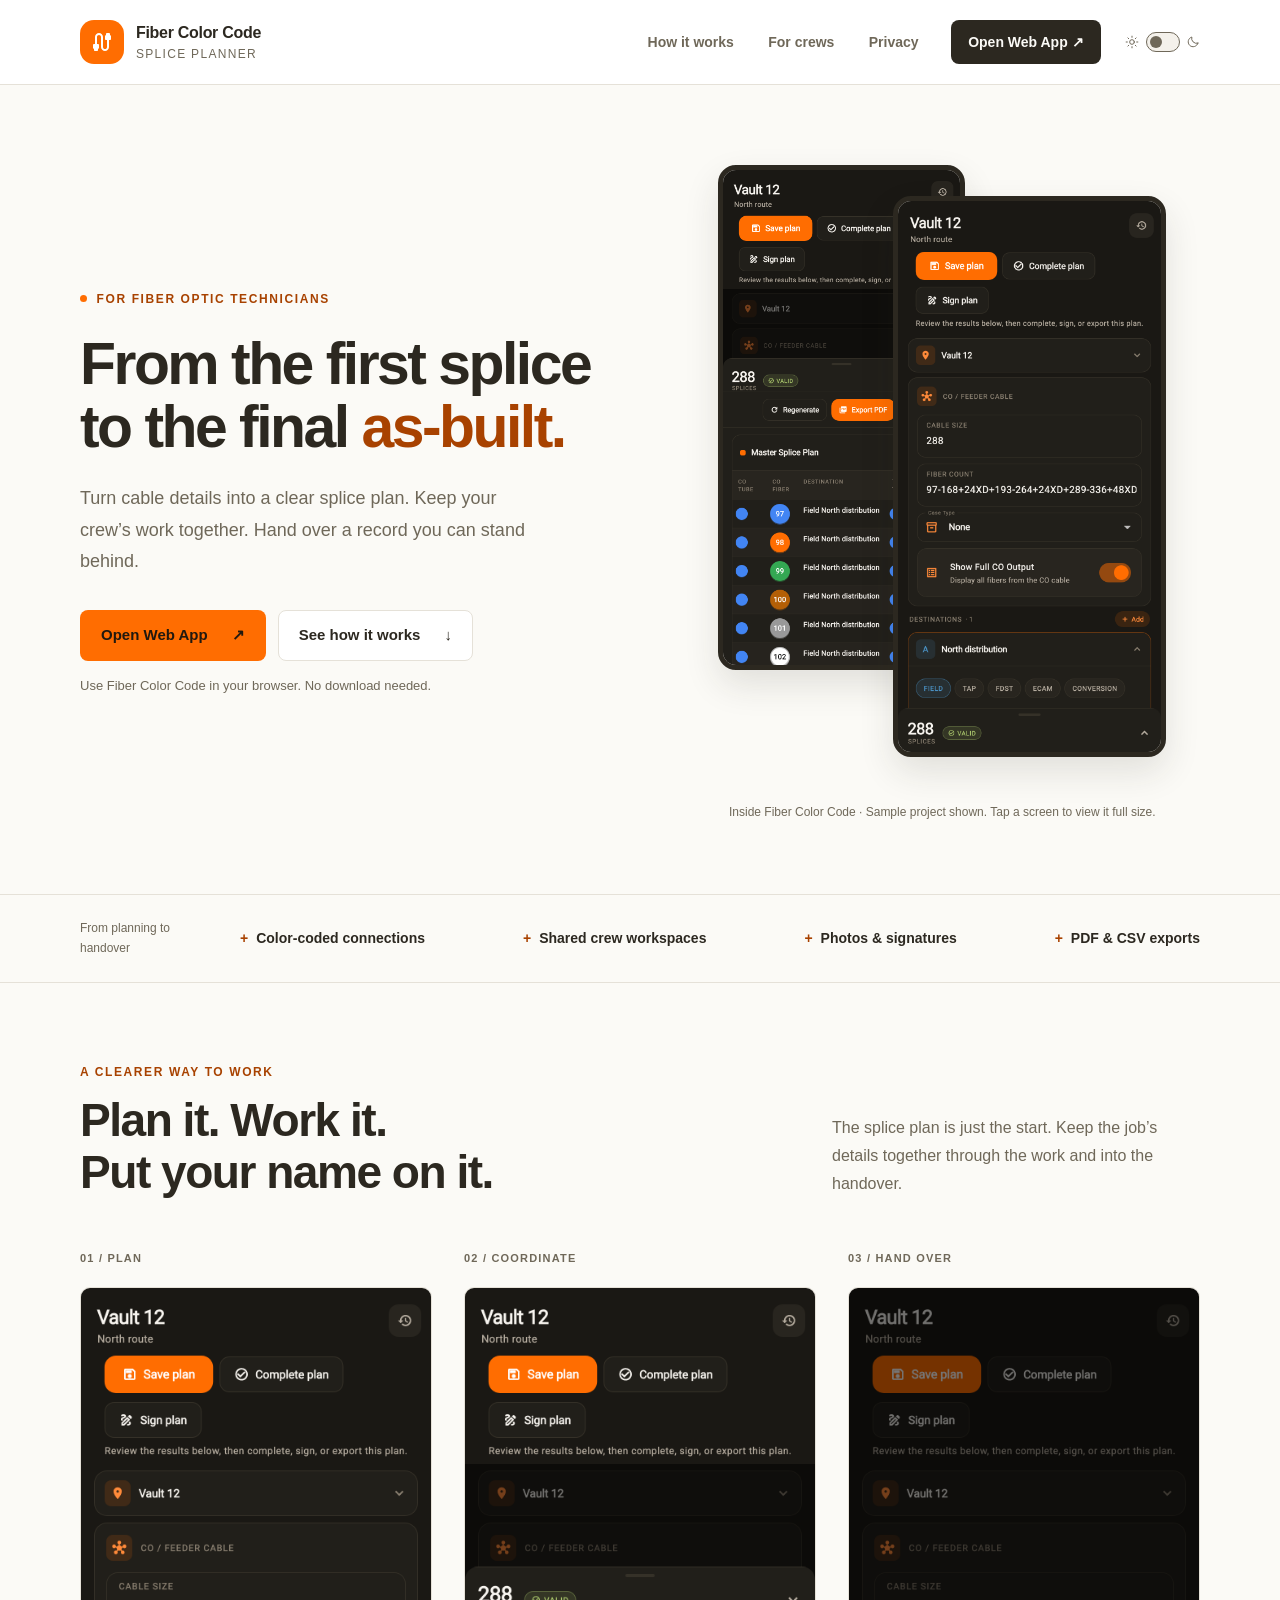
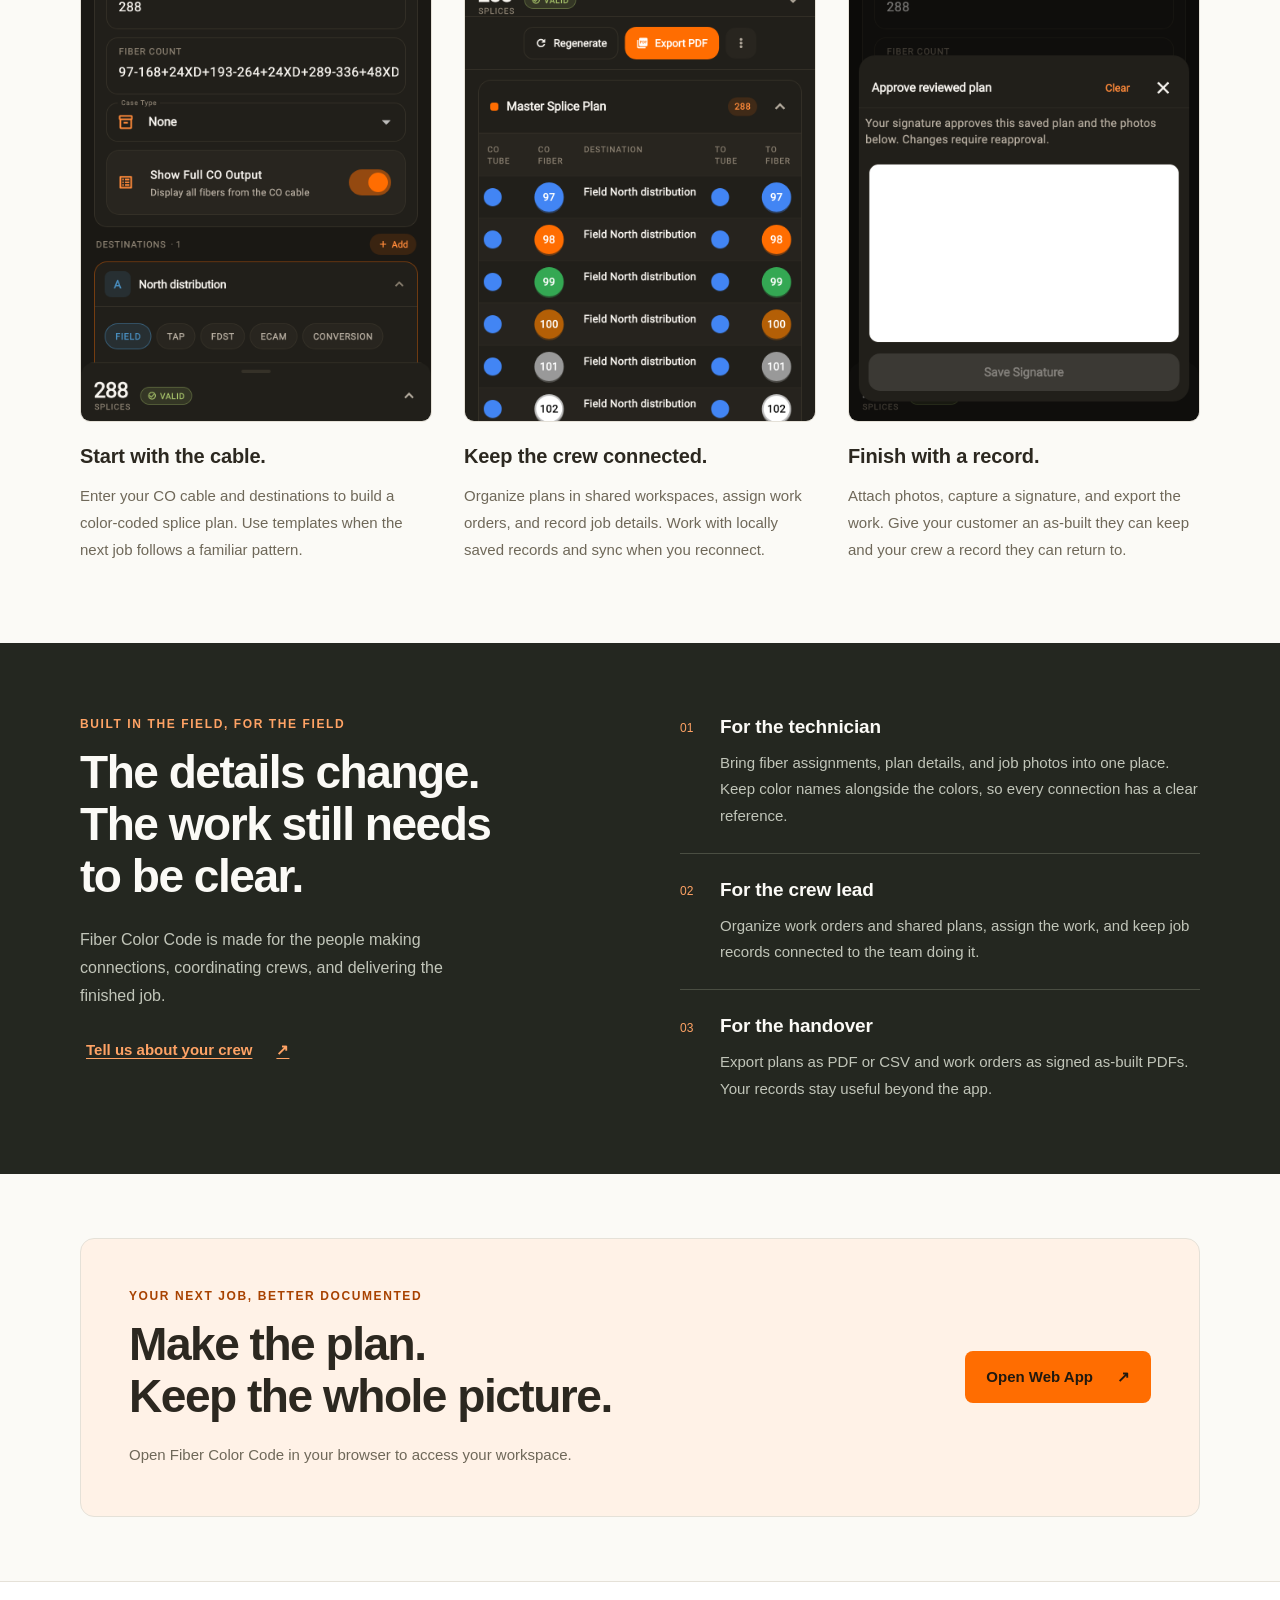
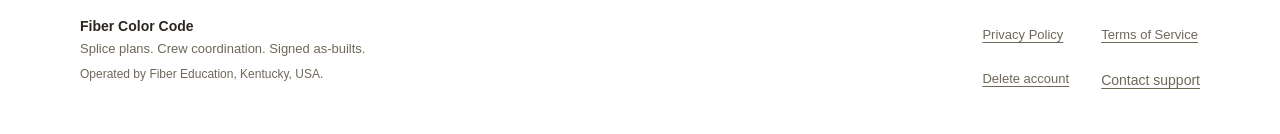
<file: index.html>
<!doctype html>
<html lang="en">
<head>
<meta charset="utf-8">
<meta name="viewport" content="width=device-width, initial-scale=1">
<meta name="color-scheme" content="light dark">
<link rel="icon" href="/favicon.ico?v=e5d580421880" sizes="16x16 32x32 48x48">
<link rel="icon" href="/favicon.svg?v=b155efc8fcce" type="image/svg+xml" sizes="any">
<title>Fiber Color Code — Splice plans to signed as-builts</title>
<meta name="description" content="Build color-coded splice plans, coordinate your crew, and export signed as-builts with Fiber Color Code.">
<script src="/theme.js?v=9949fc808c79"></script>
<link rel="stylesheet" href="/style.css?v=eed533dd60e6">
<script src="/contact.js?v=d5b825970e53" defer></script>
<script src="/image-viewer.js?v=59cd17def56f" defer></script>
</head>
<body class="product-page">
<a class="skip" href="#main">Skip to content</a>
<header class="site"><div class="wrap">
  <a class="brand" href="/">
    <span class="tile" aria-hidden="true"><svg viewBox="0 -960 960 960"><path d="M200-120q-17 0-28.5-11.5T160-160v-40q-11-11-25.5-17.5T120-240v-120q0-17 11.5-28.5T160-400h40v-280q0-66 47-113t113-47q66 0 113 47t47 113v400q0 33 23.5 56.5T600-200q33 0 56.5-23.5T680-280v-280h-40q-17 0-28.5-11.5T600-600v-120q0-16 14.5-22.5T640-760v-40q0-17 11.5-28.5T680-840h80q17 0 28.5 11.5T800-800v40q11 11 25.5 17.5T840-720v120q0 17-11.5 28.5T800-560h-40v280q0 66-47 113t-113 47q-66 0-113-47t-47-113v-400q0-33-23.5-56.5T360-760q-33 0-56.5 23.5T280-680v280h40q17 0 28.5 11.5T360-360v120q0 16-14.5 22.5T320-200v40q0 17-11.5 28.5T280-120h-80Z"/></svg></span>
    <span class="words">
      <span class="name">Fiber Color Code</span>
      <span class="tag">SPLICE PLANNER</span>
    </span>
  </a>
  <nav aria-label="Main navigation">
    <a href="#workflow">How it works</a>
    <a href="#built-for-crews">For crews</a>
    <a href="/privacy/">Privacy</a>
    <a class="nav-cta" href="https://web.fibercolorcode.app/">Open Web App <span aria-hidden="true">↗</span></a>
  </nav>
  <label class="theme-toggle" hidden>
    <svg viewBox="0 0 24 24" aria-hidden="true"><circle cx="12" cy="12" r="4"/><path d="M12 2v2m0 16v2M2 12h2m16 0h2M5 5l1.4 1.4m11.2 11.2L19 19M5 19l1.4-1.4M17.6 6.4 19 5"/></svg>
    <input type="checkbox" role="switch" aria-label="Dark mode" data-theme-toggle>
    <svg viewBox="0 0 24 24" aria-hidden="true"><path d="M20.5 14a8.5 8.5 0 0 1-10.5-10.5A8.5 8.5 0 1 0 20.5 14Z"/></svg>
  </label>
</div></header>

<main id="main" tabindex="-1">
  <section class="product-hero wrap" aria-labelledby="hero-title">
    <div class="hero-copy">
      <p class="eyebrow"><span class="live-dot" aria-hidden="true"></span> For fiber optic technicians</p>
      <h1 id="hero-title">From the first splice<br>to the final <span>as-built.</span></h1>
      <p class="hero-description">Turn cable details into a clear splice plan. Keep your crew’s work together. Hand over a record you can stand behind.</p>
      <div class="hero-actions">
        <a class="button button-primary" href="https://web.fibercolorcode.app/">Open Web App <span aria-hidden="true">↗</span></a>
        <a class="button button-secondary" href="#workflow">See how it works <span aria-hidden="true">↓</span></a>
      </div>
      <p class="cta-detail">Use Fiber Color Code in your browser. No download needed.</p>
    </div>
    <figure class="app-showcase">
      <div class="app-screens">
        <a class="app-screen screen-editor" href="/assets/screenshots/plan-editor.png?v=f2ea2e2672f4" data-light-image="/assets/screenshots/plan-editor.png?v=f2ea2e2672f4" data-dark-image="/assets/screenshots/plan-editor-dark.png?v=e7e18ad6f2c4" aria-label="View full screenshot of the plan editor"><img src="/assets/screenshots/plan-editor.png?v=f2ea2e2672f4" width="860" height="1800" alt="Fiber Color Code plan editor showing Vault 12, a 288-fiber feeder cable with count 97-168+24XD+193-264+24XD+289-336+48XD, and the North distribution destination." decoding="async"></a>
        <a class="app-screen screen-results" href="/assets/screenshots/splice-results.png?v=2e73257bfc4d" data-light-image="/assets/screenshots/splice-results.png?v=2e73257bfc4d" data-dark-image="/assets/screenshots/splice-results-dark.png?v=d4dca210e602" aria-label="View full screenshot of the splice results"><img src="/assets/screenshots/splice-results.png?v=2e73257bfc4d" width="860" height="1800" alt="The app’s master splice plan with color-coded tube and fiber assignments, 288 fiber positions, and PDF export." fetchpriority="high" decoding="async"></a>
      </div>
      <figcaption>Inside Fiber Color Code · Sample project shown. Tap a screen to view it full size.</figcaption>
    </figure>
  </section>

  <div class="capability-band">
    <div class="wrap"><p>From planning to handover</p><ul><li>Color-coded connections</li><li>Shared crew workspaces</li><li>Photos &amp; signatures</li><li>PDF &amp; CSV exports</li></ul></div>
  </div>

  <section class="workflow-section wrap" id="workflow" aria-labelledby="workflow-title">
    <div class="section-heading"><div><p class="eyebrow">A clearer way to work</p><h2 id="workflow-title">Plan it. Work it.<br>Put your name on it.</h2></div><p>The splice plan is just the start. Keep the job’s details together through the work and into the handover.</p></div>
    <div class="workflow-grid">
      <article class="workflow-step"><span class="step-number">01 / PLAN</span><a class="screenshot-detail" href="/assets/screenshots/plan-editor.png?v=f2ea2e2672f4" data-light-image="/assets/screenshots/plan-editor.png?v=f2ea2e2672f4" data-dark-image="/assets/screenshots/plan-editor-dark.png?v=e7e18ad6f2c4"><img src="/assets/screenshots/plan-editor.png?v=f2ea2e2672f4" width="860" height="1800" alt="The actual plan editor with feeder cable and destination settings." loading="lazy" decoding="async"></a><h3>Start with the cable.</h3><p>Enter your CO cable and destinations to build a color-coded splice plan. Use templates when the next job follows a familiar pattern.</p></article>
      <article class="workflow-step"><span class="step-number">02 / COORDINATE</span><a class="screenshot-detail" href="/assets/screenshots/splice-results.png?v=2e73257bfc4d" data-light-image="/assets/screenshots/splice-results.png?v=2e73257bfc4d" data-dark-image="/assets/screenshots/splice-results-dark.png?v=d4dca210e602"><img src="/assets/screenshots/splice-results.png?v=2e73257bfc4d" width="860" height="1800" alt="The actual color-coded master splice plan and its PDF export action." loading="lazy" decoding="async"></a><h3>Keep the crew connected.</h3><p>Organize plans in shared workspaces, assign work orders, and record job details. Work with locally saved records and sync when you reconnect.</p></article>
      <article class="workflow-step"><span class="step-number">03 / HAND OVER</span><a class="screenshot-detail" href="/assets/screenshots/technician-signature.png?v=62d51d5442ff" data-light-image="/assets/screenshots/technician-signature.png?v=62d51d5442ff" data-dark-image="/assets/screenshots/technician-signature-dark.png?v=43ca50e4ab74"><img src="/assets/screenshots/technician-signature.png?v=62d51d5442ff" width="860" height="1800" alt="The actual technician signature screen with the drawing area and Save Signature button." loading="lazy" decoding="async"></a><h3>Finish with a record.</h3><p>Attach photos, capture a signature, and export the work. Give your customer an as-built they can keep and your crew a record they can return to.</p></article>
    </div>
  </section>

  <section class="crew-section" id="built-for-crews" aria-labelledby="crew-title">
    <div class="wrap crew-layout">
      <div><p class="eyebrow">Built in the field, for the field</p><h2 id="crew-title">The details change.<br>The work still needs<br>to be clear.</h2><p class="crew-intro">Fiber Color Code is made for the people making connections, coordinating crews, and delivering the finished job.</p><button type="button" class="text-link" data-contact>Tell us about your crew <span aria-hidden="true">↗</span></button></div>
      <div class="crew-use-cases">
        <div><span class="role-index">01</span><div><h3>For the technician</h3><p>Bring fiber assignments, plan details, and job photos into one place. Keep color names alongside the colors, so every connection has a clear reference.</p></div></div>
        <div><span class="role-index">02</span><div><h3>For the crew lead</h3><p>Organize work orders and shared plans, assign the work, and keep job records connected to the team doing it.</p></div></div>
        <div><span class="role-index">03</span><div><h3>For the handover</h3><p>Export plans as PDF or CSV and work orders as signed as-built PDFs. Your records stay useful beyond the app.</p></div></div>
      </div>
    </div>
  </section>

  <section class="closing-section wrap" aria-labelledby="closing-title">
    <div class="closing-card"><div><p class="eyebrow">Your next job, better documented</p><h2 id="closing-title">Make the plan.<br>Keep the whole picture.</h2><p>Open Fiber Color Code in your browser to access your workspace.</p></div><a class="button button-primary" href="https://web.fibercolorcode.app/">Open Web App <span aria-hidden="true">↗</span></a></div>
  </section>
</main>

<footer class="site product-footer"><div class="wrap">
  <div><strong>Fiber Color Code</strong><p>Splice plans. Crew coordination. Signed as-builts.</p><small>Operated by Fiber Education, Kentucky, USA.</small></div>
  <nav aria-label="Legal and support"><a href="/privacy/">Privacy Policy</a><a href="/terms/">Terms of Service</a><a href="/delete-account/">Delete account</a><button type="button" data-contact>Contact support</button></nav>
</div></footer>
<dialog id="image-viewer" aria-label="App screenshot">
  <button class="image-viewer-close" type="button" aria-label="Close image viewer" autofocus><span aria-hidden="true">×</span></button>
  <div class="image-viewer-stage"><img alt=""></div>
</dialog>
<dialog id="contact-dialog" aria-labelledby="contact-title" aria-describedby="contact-description">
  <button class="dialog-close" type="button" aria-label="Close contact form">×</button>
  <p class="eyebrow">Let’s talk</p>
  <h2 id="contact-title">Let’s talk about your organization.</h2>
  <p id="contact-description">Tell us about your company and what you need from the Organization plan. We’ll get back to you by email.</p>
  <form id="contact-form">
    <div class="contact-fields">
      <label>Name <input name="name" autocomplete="name" maxlength="100" required autofocus></label>
      <label>Email <input name="email" type="email" autocomplete="email" maxlength="254" required></label>
      <label>Company <span class="optional">(optional)</span><input name="company" autocomplete="organization" maxlength="150"></label>
      <label>Phone <span class="optional">(optional)</span><input name="phone" type="tel" autocomplete="tel" maxlength="50"></label>
    </div>
    <label class="contact-message">How can we help?<textarea name="message" rows="4" maxlength="5000" required></textarea></label>
    <div class="contact-trap" aria-hidden="true"><label>Leave this blank<input name="website" tabindex="-1" autocomplete="off"></label></div>
    <p class="contact-privacy">We’ll use these details to respond to your inquiry. <a href="/privacy/" target="_blank" rel="noopener">Privacy Policy</a></p>
    <p id="contact-status" role="status" aria-live="polite" tabindex="-1" hidden></p>
    <button class="button button-primary contact-submit" type="submit">Send message <span aria-hidden="true">↗</span></button>
  </form>
  <div id="contact-success" hidden>
    <p>Thanks for reaching out. We’ll reply to the email address you provided.</p>
    <button class="button button-primary" type="button" data-contact-done>Done</button>
  </div>
</dialog>
<noscript><p class="wrap">Please enable JavaScript to use the contact form. You can also reach us at support@fibercolorcode.app.</p></noscript>
</body>
</html>
</file>
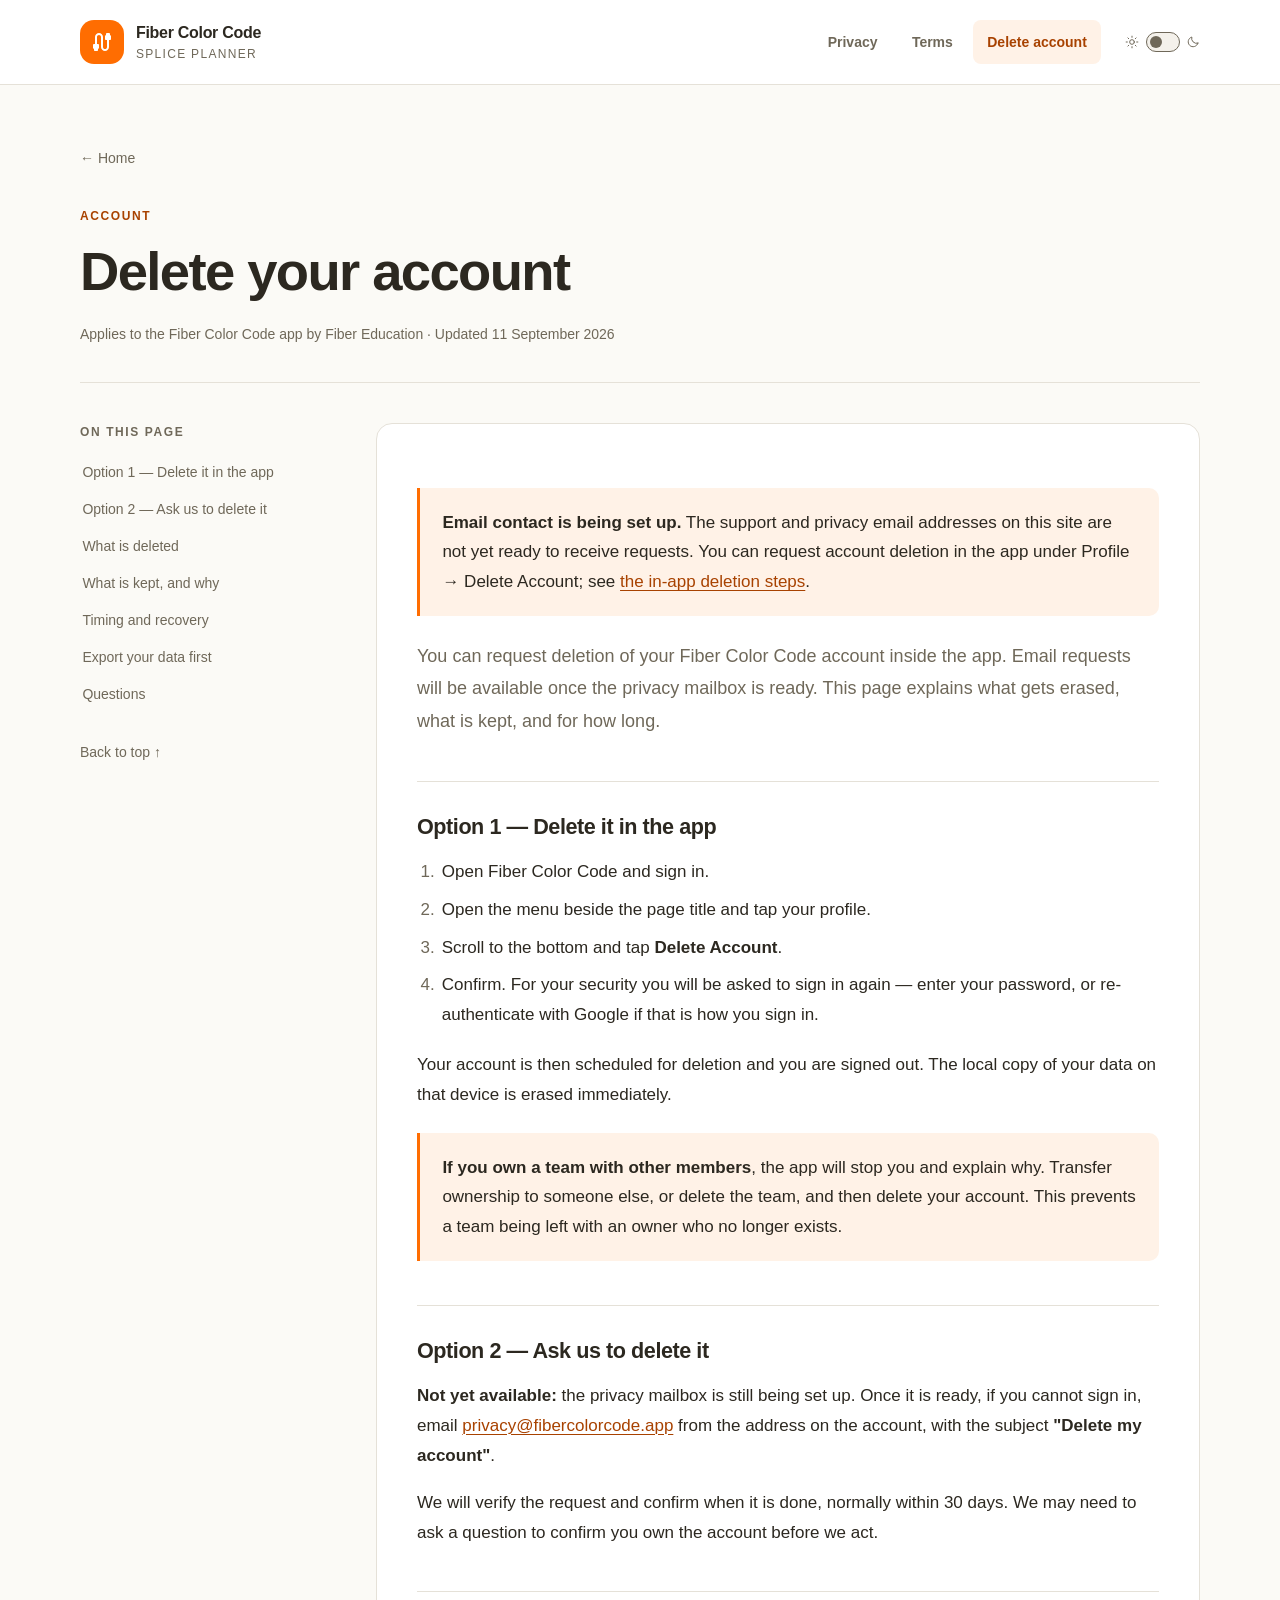
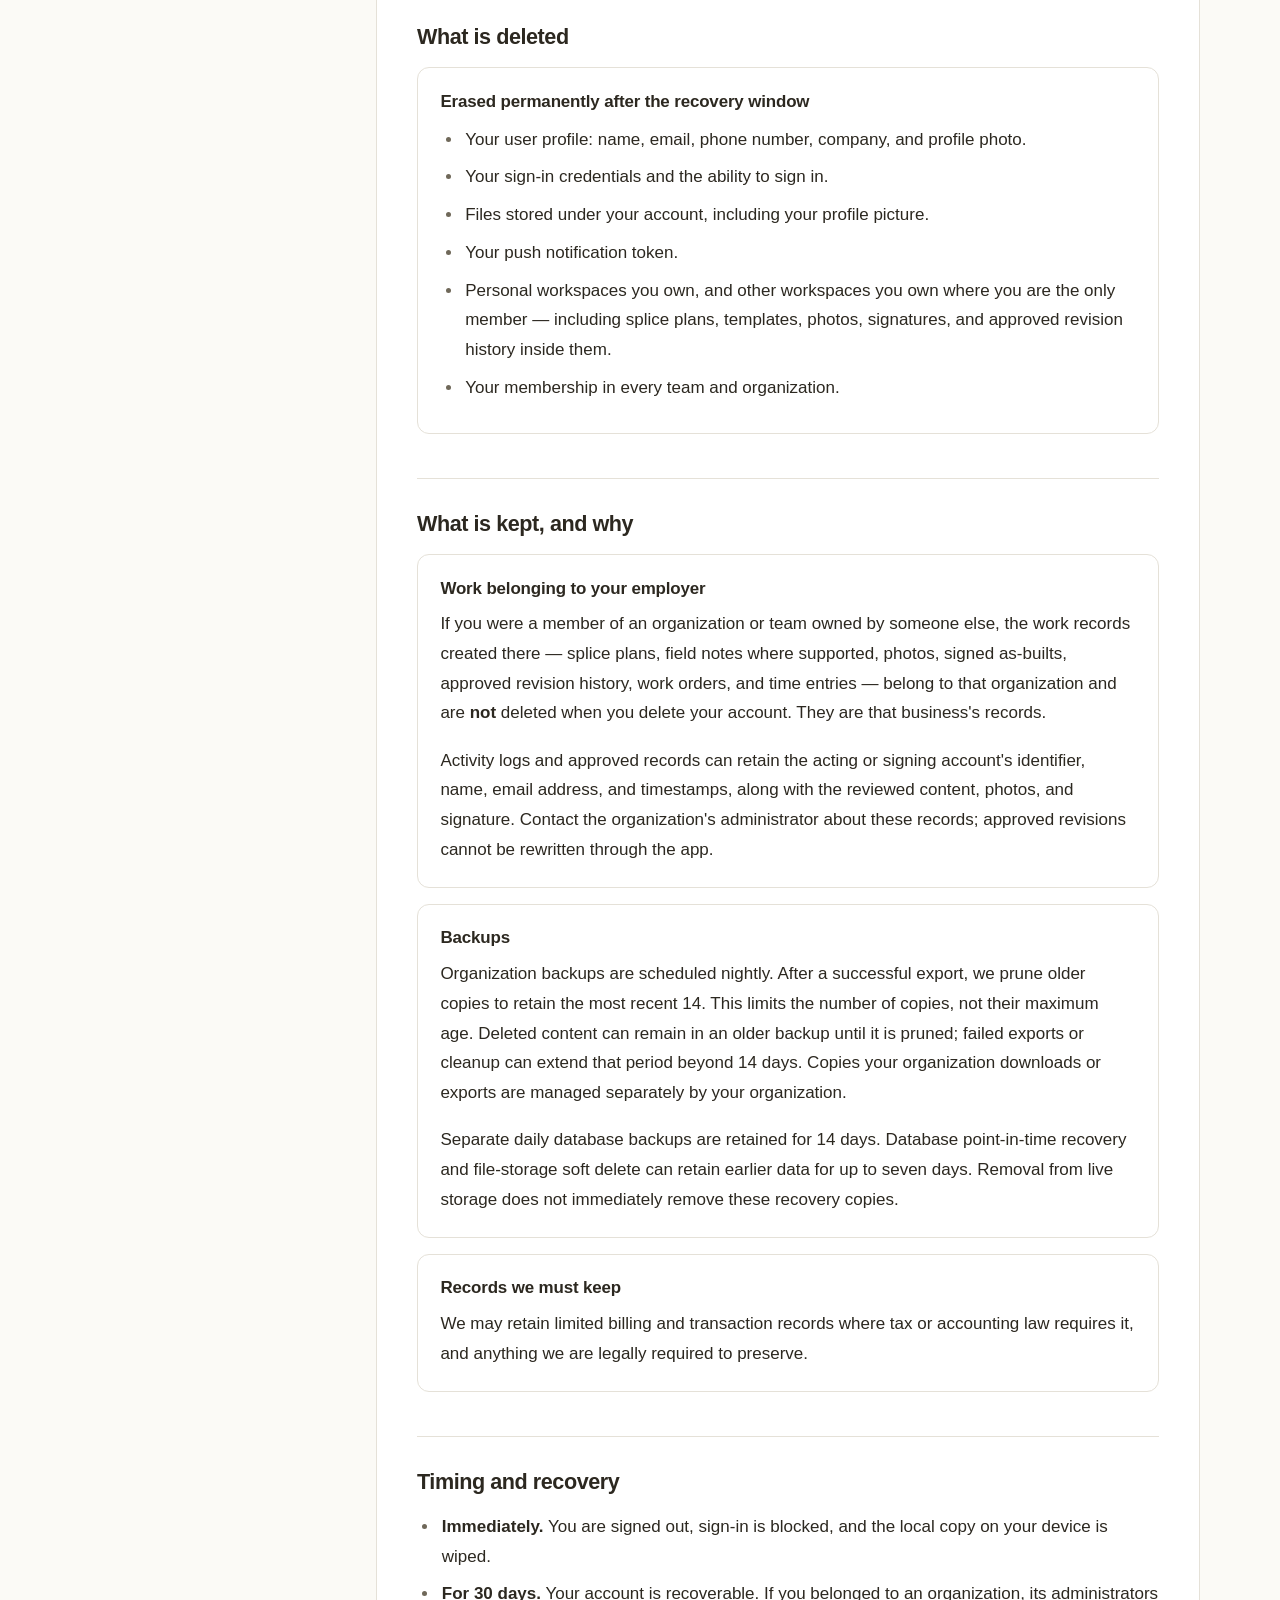
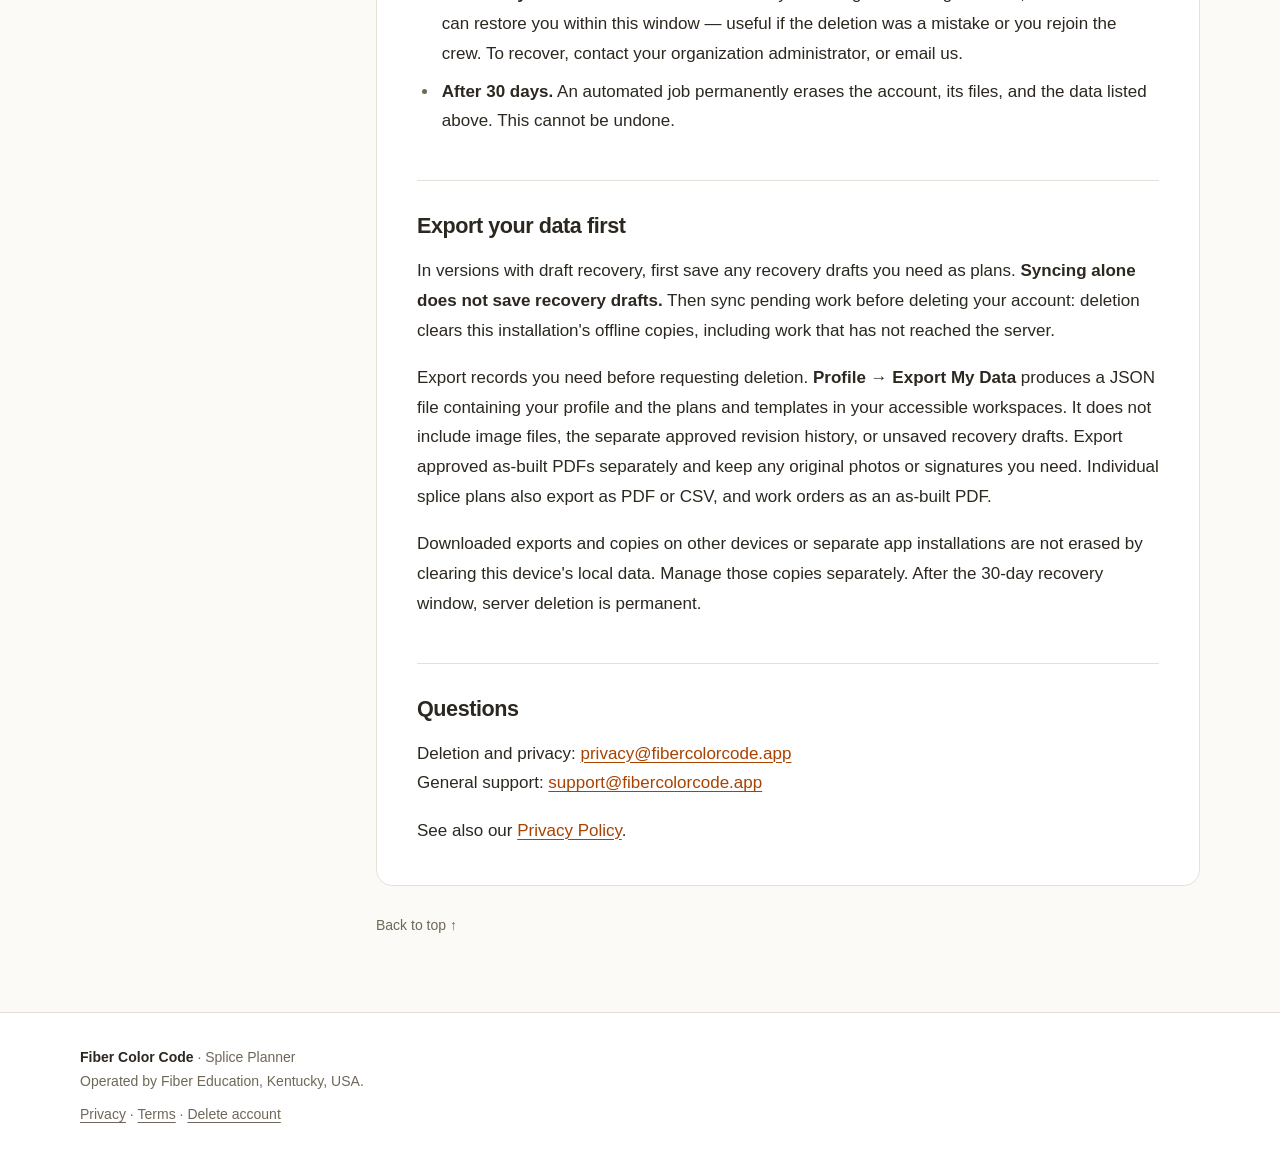
<file: delete-account/index.html>
<!doctype html>
<html lang="en">
<head>
<meta charset="utf-8">
<meta name="viewport" content="width=device-width, initial-scale=1">
<meta name="color-scheme" content="light dark">
<link rel="icon" href="/favicon.ico?v=e5d580421880" sizes="16x16 32x32 48x48">
<link rel="icon" href="/favicon.svg?v=b155efc8fcce" type="image/svg+xml" sizes="any">
<title>Delete Your Account — Fiber Color Code</title>
<meta name="description" content="How to delete your Fiber Color Code account and what happens to your data.">
<script src="/theme.js?v=9949fc808c79"></script>
<link rel="stylesheet" href="/style.css?v=eed533dd60e6">
</head>
<body>
<a class="skip" href="#main">Skip to content</a>
<header class="site"><div class="wrap">
  <a class="brand" href="/">
    <span class="tile" aria-hidden="true"><svg viewBox="0 -960 960 960"><path d="M200-120q-17 0-28.5-11.5T160-160v-40q-11-11-25.5-17.5T120-240v-120q0-17 11.5-28.5T160-400h40v-280q0-66 47-113t113-47q66 0 113 47t47 113v400q0 33 23.5 56.5T600-200q33 0 56.5-23.5T680-280v-280h-40q-17 0-28.5-11.5T600-600v-120q0-16 14.5-22.5T640-760v-40q0-17 11.5-28.5T680-840h80q17 0 28.5 11.5T800-800v40q11 11 25.5 17.5T840-720v120q0 17-11.5 28.5T800-560h-40v280q0 66-47 113t-113 47q-66 0-113-47t-47-113v-400q0-33-23.5-56.5T360-760q-33 0-56.5 23.5T280-680v280h40q17 0 28.5 11.5T360-360v120q0 16-14.5 22.5T320-200v40q0 17-11.5 28.5T280-120h-80Z"/></svg></span>
    <span class="words">
      <span class="name">Fiber Color Code</span>
      <span class="tag">SPLICE PLANNER</span>
    </span>
  </a>
  <nav aria-label="Legal documents">
    <a href="/privacy/">Privacy</a>
    <a href="/terms/">Terms</a>
    <a href="/delete-account/" aria-current="page">Delete account</a>
  </nav>
  <label class="theme-toggle" hidden>
    <svg viewBox="0 0 24 24" aria-hidden="true"><circle cx="12" cy="12" r="4"/><path d="M12 2v2m0 16v2M2 12h2m16 0h2M5 5l1.4 1.4m11.2 11.2L19 19M5 19l1.4-1.4M17.6 6.4 19 5"/></svg>
    <input type="checkbox" role="switch" aria-label="Dark mode" data-theme-toggle>
    <svg viewBox="0 0 24 24" aria-hidden="true"><path d="M20.5 14a8.5 8.5 0 0 1-10.5-10.5A8.5 8.5 0 1 0 20.5 14Z"/></svg>
  </label>
</div></header>

<main class="wrap document" id="main" tabindex="-1">
  <header class="document-header">
    <a class="back-link" href="/">&larr; Home</a>

  <p class="eyebrow">Account</p>
  <h1 id="document-title">Delete your account</h1>
  <p class="updated">Applies to the Fiber Color Code app by Fiber Education &middot; Updated 11 September 2026</p>

  </header>
  <aside class="toc-desktop">
    <nav class="toc" aria-label="On this page">
      <p class="toc-label">On this page</p>
      <ul>
        <li><a href="#option-1-delete-it-in-the-app">Option 1 &mdash; Delete it in the app</a></li>
        <li><a href="#option-2-ask-us-to-delete-it">Option 2 &mdash; Ask us to delete it</a></li>
        <li><a href="#what-is-deleted">What is deleted</a></li>
        <li><a href="#what-is-kept-and-why">What is kept, and why</a></li>
        <li><a href="#timing-and-recovery">Timing and recovery</a></li>
        <li><a href="#export-your-data-first">Export your data first</a></li>
        <li><a href="#questions">Questions</a></li>
      </ul>
      <a class="back-top" href="#main">Back to top &uarr;</a>
    </nav>
  </aside>
  <div class="document-body">
    <details class="toc-mobile">
      <summary>On this page <span>7 sections</span></summary>
      <nav class="toc" aria-label="On this page"><ul>
        <li><a href="#option-1-delete-it-in-the-app">Option 1 &mdash; Delete it in the app</a></li>
        <li><a href="#option-2-ask-us-to-delete-it">Option 2 &mdash; Ask us to delete it</a></li>
        <li><a href="#what-is-deleted">What is deleted</a></li>
        <li><a href="#what-is-kept-and-why">What is kept, and why</a></li>
        <li><a href="#timing-and-recovery">Timing and recovery</a></li>
        <li><a href="#export-your-data-first">Export your data first</a></li>
        <li><a href="#questions">Questions</a></li>
      </ul></nav>
    </details>
    <article aria-labelledby="document-title">
  <!-- #Claude — Remove after support and privacy mailbox delivery is verified. -->
  <div class="note">
    <p><strong>Email contact is being set up.</strong> The support and privacy email
    addresses on this site are not yet ready to receive requests. You can request account
    deletion in the app under Profile &rarr; Delete Account; see
    <a href="/delete-account/#option-1-delete-it-in-the-app">the in-app deletion steps</a>.</p>
  </div>
  <p class="lede">You can request deletion of your Fiber Color Code account inside the app.
  Email requests will be available once the privacy mailbox is ready. This page explains
  what gets erased, what is kept, and for how long.</p>

  <h2 id="option-1-delete-it-in-the-app" tabindex="-1">Option 1 &mdash; Delete it in the app</h2>
  <ol>
    <li>Open Fiber Color Code and sign in.</li>
    <li>Open the menu beside the page title and tap your profile.</li>
    <li>Scroll to the bottom and tap <strong>Delete Account</strong>.</li>
    <li>Confirm. For your security you will be asked to sign in again &mdash; enter your password,
    or re-authenticate with Google if that is how you sign in.</li>
  </ol>
  <p>Your account is then scheduled for deletion and you are signed out. The local copy of your
  data on that device is erased immediately.</p>

  <div class="note">
    <p><strong>If you own a team with other members</strong>, the app will stop you and explain
    why. Transfer ownership to someone else, or delete the team, and then delete your account.
    This prevents a team being left with an owner who no longer exists.</p>
  </div>

  <h2 id="option-2-ask-us-to-delete-it" tabindex="-1">Option 2 &mdash; Ask us to delete it</h2>
  <p><strong>Not yet available:</strong> the privacy mailbox is still being set up. Once it
  is ready, if you cannot sign in, email
  <a href="mailto:privacy@fibercolorcode.app">privacy@fibercolorcode.app</a> from the address on
  the account, with the subject <strong>"Delete my account"</strong>.</p>
  <p>We will verify the request and confirm when it is done, normally within 30 days. We may need
  to ask a question to confirm you own the account before we act.</p>

  <h2 id="what-is-deleted" tabindex="-1">What is deleted</h2>
  <div class="card">
    <h3>Erased permanently after the recovery window</h3>
    <ul>
      <li>Your user profile: name, email, phone number, company, and profile photo.</li>
      <li>Your sign-in credentials and the ability to sign in.</li>
      <li>Files stored under your account, including your profile picture.</li>
      <li>Your push notification token.</li>
      <li>Personal workspaces you own, and other workspaces you own where you are the only
      member &mdash; including splice plans, templates, photos, signatures, and approved
      revision history inside them.</li>
      <li>Your membership in every team and organization.</li>
    </ul>
  </div>

  <h2 id="what-is-kept-and-why" tabindex="-1">What is kept, and why</h2>
  <div class="card">
    <h3>Work belonging to your employer</h3>
    <p>If you were a member of an organization or team owned by someone else, the work records
    created there &mdash; splice plans, field notes where supported, photos, signed as-builts,
    approved revision history, work orders, and time entries
    &mdash; belong to that organization and are <strong>not</strong> deleted when you delete your
    account. They are that business's records.</p>
    <p>Activity logs and approved records can retain the acting or signing account's
    identifier, name, email address, and timestamps, along with the reviewed content, photos,
    and signature. Contact the organization's administrator about these records; approved
    revisions cannot be rewritten through the app.</p>
  </div>
  <div class="card">
    <h3>Backups</h3>
    <!-- #Claude — Match the actual export-count retention policy. -->
    <p>Organization backups are scheduled nightly. After a successful export, we prune older
    copies to retain the most recent 14. This limits the number of copies, not their maximum
    age. Deleted content can remain in an older backup until it is pruned; failed exports or
    cleanup can extend that period beyond 14 days. Copies your organization downloads or
    exports are managed separately by your organization.</p>
    <p>Separate daily database backups are retained for 14 days. Database point-in-time
    recovery and file-storage soft delete can retain earlier data for up to seven days.
    Removal from live storage does not immediately remove these recovery copies.</p>
  </div>
  <div class="card">
    <h3>Records we must keep</h3>
    <p>We may retain limited billing and transaction records where tax or accounting law requires
    it, and anything we are legally required to preserve.</p>
  </div>

  <h2 id="timing-and-recovery" tabindex="-1">Timing and recovery</h2>
  <ul>
    <li><strong>Immediately.</strong> You are signed out, sign-in is blocked, and the local copy
    on your device is wiped.</li>
    <li><strong>For 30 days.</strong> Your account is recoverable. If you belonged to an
    organization, its administrators can restore you within this window &mdash; useful if the
    deletion was a mistake or you rejoin the crew. To recover, contact your organization
    administrator, or email us.</li>
    <li><strong>After 30 days.</strong> An automated job permanently erases the account, its
    files, and the data listed above. This cannot be undone.</li>
  </ul>

  <h2 id="export-your-data-first" tabindex="-1">Export your data first</h2>
  <p>In versions with draft recovery, first save any recovery drafts you need as plans.
  <strong>Syncing alone does not save recovery drafts.</strong> Then sync pending work before
  deleting your account: deletion clears this installation's offline copies, including work
  that has not reached the server.</p>
  <p>Export records you need before requesting deletion.
  <strong>Profile &rarr; Export My Data</strong> produces a JSON file containing your profile
  and the plans and templates in your accessible workspaces. It does not include image files,
  the separate approved revision history, or unsaved recovery drafts. Export approved as-built
  PDFs separately and keep any original photos or signatures you need. Individual splice plans
  also export as PDF or CSV, and work orders as an as-built PDF.</p>
  <p>Downloaded exports and copies on other devices or separate app installations are not
  erased by clearing this device's local data. Manage those copies separately. After the
  30-day recovery window, server deletion is permanent.</p>

  <h2 id="questions" tabindex="-1">Questions</h2>
  <p>Deletion and privacy:
  <a href="mailto:privacy@fibercolorcode.app">privacy@fibercolorcode.app</a><br>
  General support: <a href="mailto:support@fibercolorcode.app">support@fibercolorcode.app</a></p>
  <p>See also our <a href="/privacy/">Privacy Policy</a>.</p>
    </article>
    <a class="back-top document-end" href="#main">Back to top &uarr;</a>
  </div>
</main>

<footer class="site"><div class="wrap">
  <p><strong>Fiber Color Code</strong> &middot; Splice Planner<br>
  Operated by Fiber Education, Kentucky, USA.<br>
  <a href="/privacy/">Privacy</a> &middot; <a href="/terms/">Terms</a> &middot;
  <a href="/delete-account/">Delete account</a></p>
</div></footer>
</body>
</html>
</file>
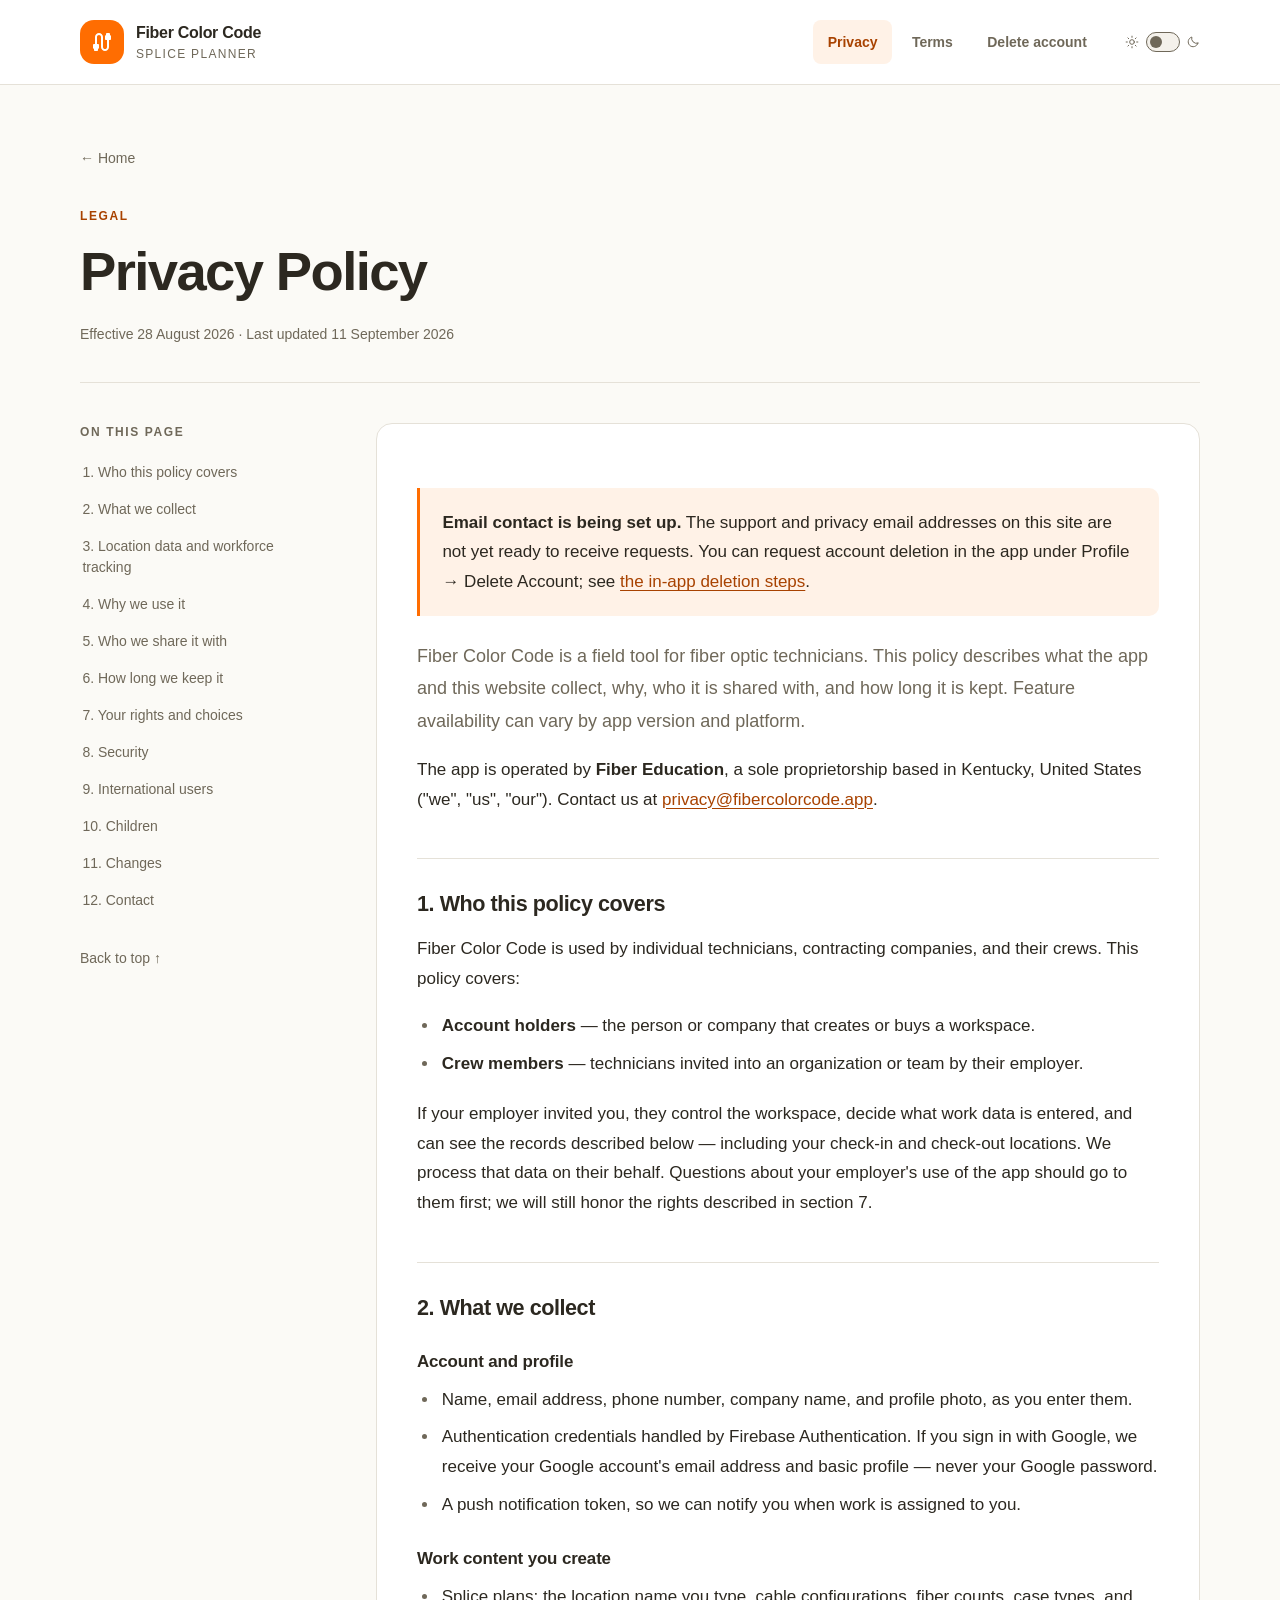
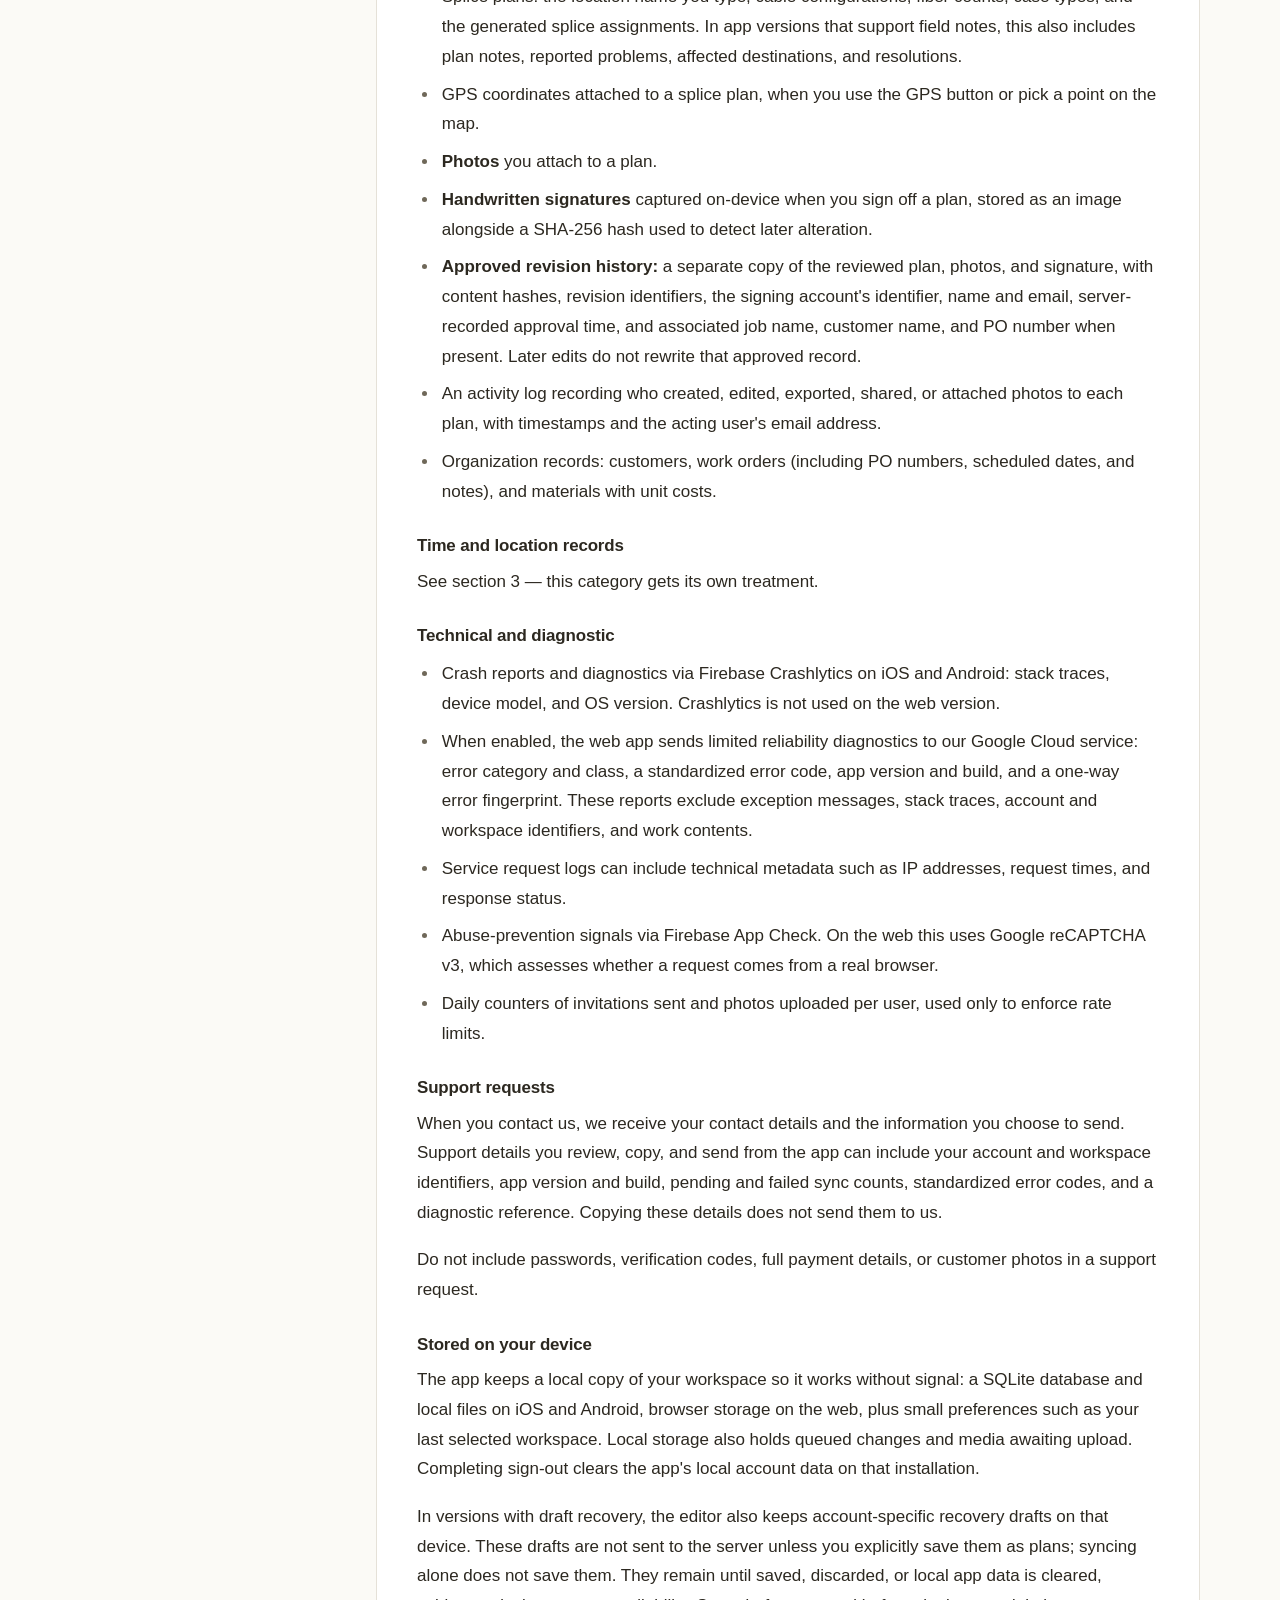
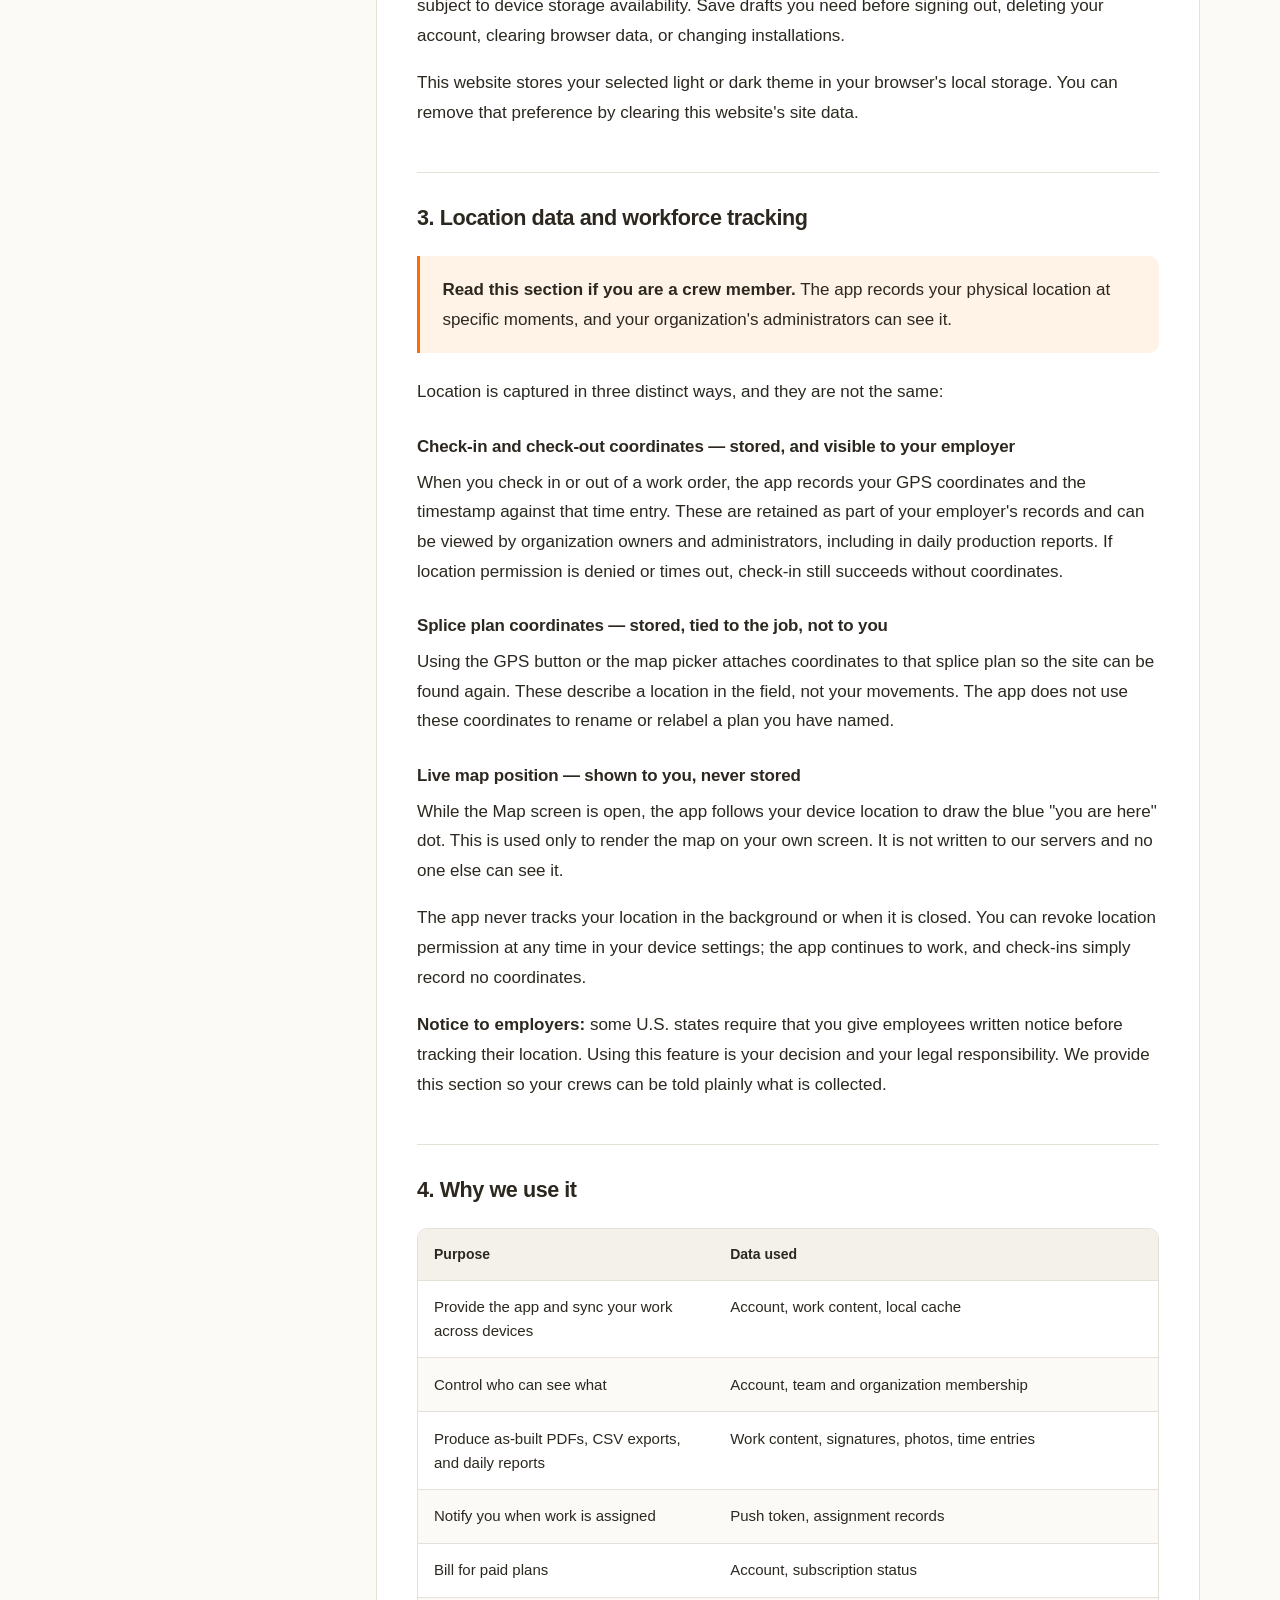
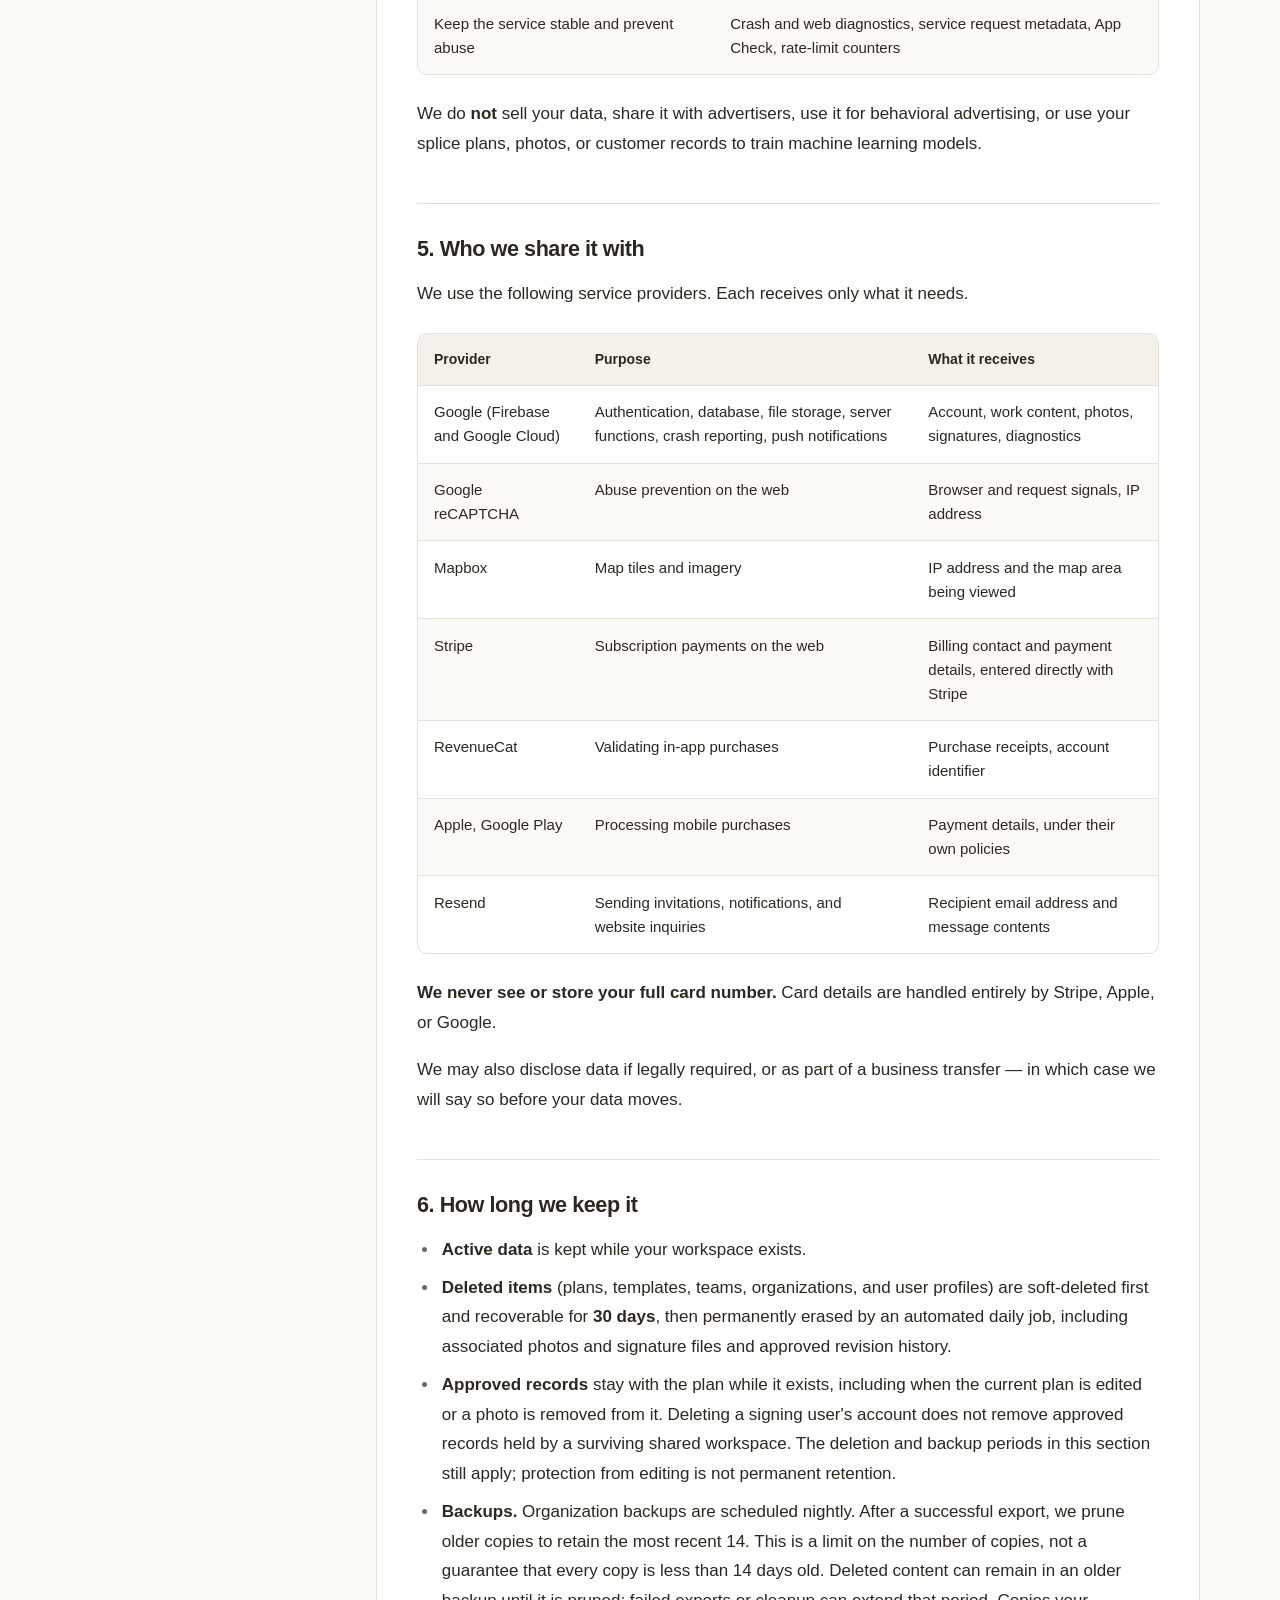
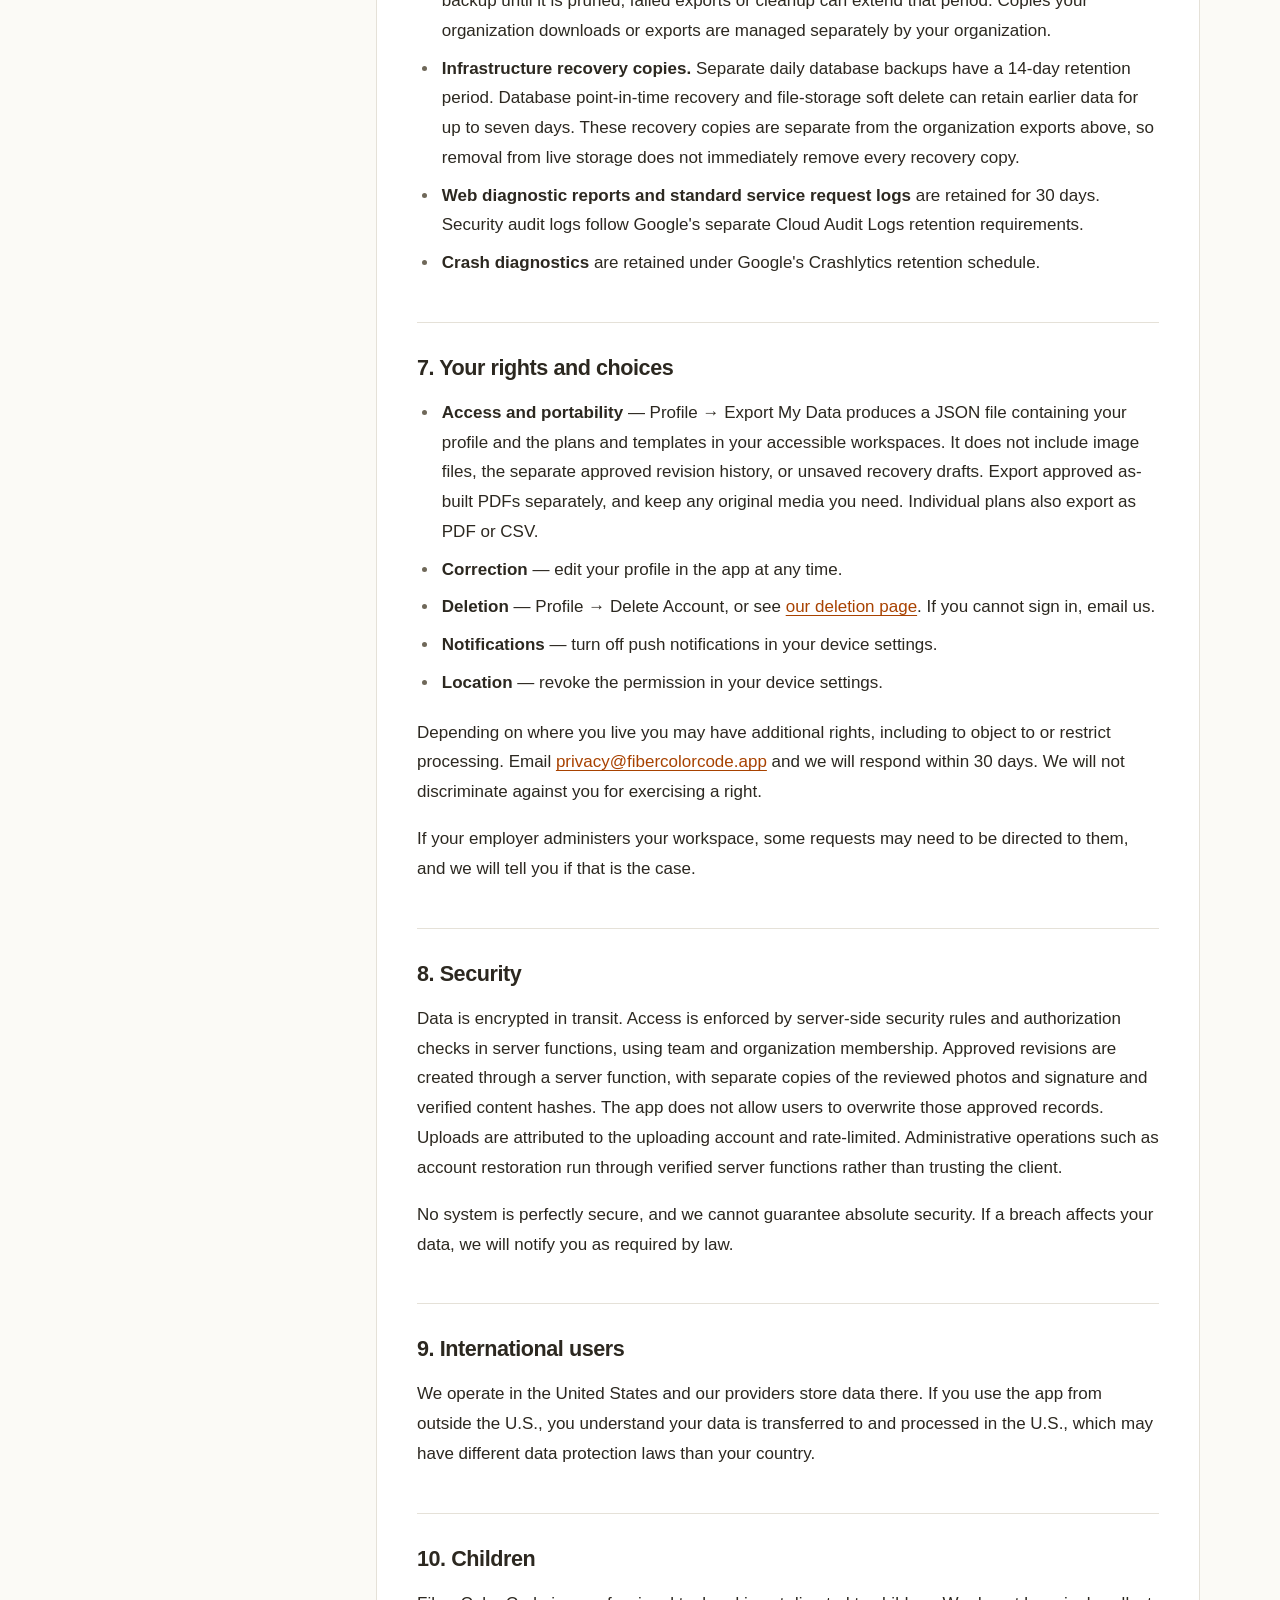
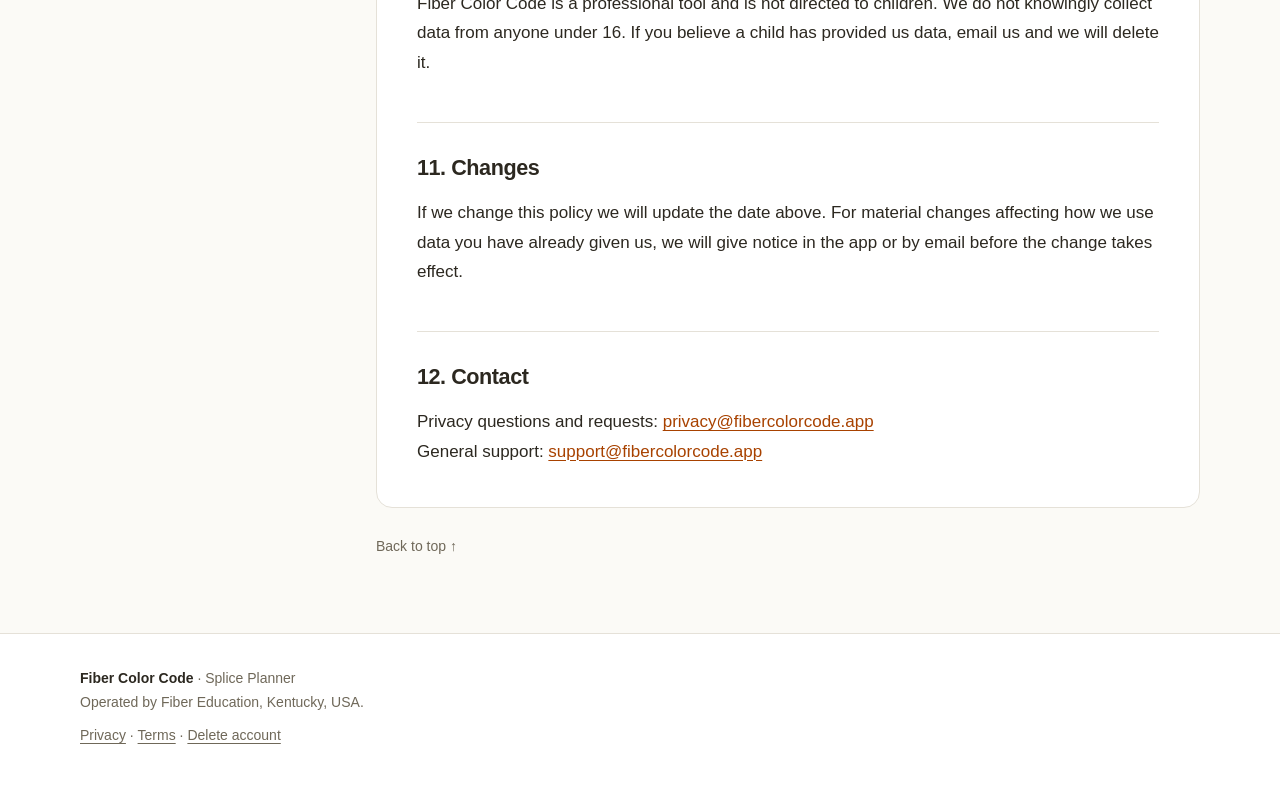
<file: privacy/index.html>
<!doctype html>
<html lang="en">
<head>
<meta charset="utf-8">
<meta name="viewport" content="width=device-width, initial-scale=1">
<meta name="color-scheme" content="light dark">
<link rel="icon" href="/favicon.ico?v=e5d580421880" sizes="16x16 32x32 48x48">
<link rel="icon" href="/favicon.svg?v=b155efc8fcce" type="image/svg+xml" sizes="any">
<title>Privacy Policy — Fiber Color Code</title>
<meta name="description" content="How the Fiber Color Code app collects, uses, shares, and retains data.">
<script src="/theme.js?v=9949fc808c79"></script>
<link rel="stylesheet" href="/style.css?v=eed533dd60e6">
</head>
<body>
<a class="skip" href="#main">Skip to content</a>
<header class="site"><div class="wrap">
  <a class="brand" href="/">
    <span class="tile" aria-hidden="true"><svg viewBox="0 -960 960 960"><path d="M200-120q-17 0-28.5-11.5T160-160v-40q-11-11-25.5-17.5T120-240v-120q0-17 11.5-28.5T160-400h40v-280q0-66 47-113t113-47q66 0 113 47t47 113v400q0 33 23.5 56.5T600-200q33 0 56.5-23.5T680-280v-280h-40q-17 0-28.5-11.5T600-600v-120q0-16 14.5-22.5T640-760v-40q0-17 11.5-28.5T680-840h80q17 0 28.5 11.5T800-800v40q11 11 25.5 17.5T840-720v120q0 17-11.5 28.5T800-560h-40v280q0 66-47 113t-113 47q-66 0-113-47t-47-113v-400q0-33-23.5-56.5T360-760q-33 0-56.5 23.5T280-680v280h40q17 0 28.5 11.5T360-360v120q0 16-14.5 22.5T320-200v40q0 17-11.5 28.5T280-120h-80Z"/></svg></span>
    <span class="words">
      <span class="name">Fiber Color Code</span>
      <span class="tag">SPLICE PLANNER</span>
    </span>
  </a>
  <nav aria-label="Legal documents">
    <a href="/privacy/" aria-current="page">Privacy</a>
    <a href="/terms/">Terms</a>
    <a href="/delete-account/">Delete account</a>
  </nav>
  <label class="theme-toggle" hidden>
    <svg viewBox="0 0 24 24" aria-hidden="true"><circle cx="12" cy="12" r="4"/><path d="M12 2v2m0 16v2M2 12h2m16 0h2M5 5l1.4 1.4m11.2 11.2L19 19M5 19l1.4-1.4M17.6 6.4 19 5"/></svg>
    <input type="checkbox" role="switch" aria-label="Dark mode" data-theme-toggle>
    <svg viewBox="0 0 24 24" aria-hidden="true"><path d="M20.5 14a8.5 8.5 0 0 1-10.5-10.5A8.5 8.5 0 1 0 20.5 14Z"/></svg>
  </label>
</div></header>

<main class="wrap document" id="main" tabindex="-1">
  <header class="document-header">
    <a class="back-link" href="/">&larr; Home</a>

  <p class="eyebrow">Legal</p>
  <h1 id="document-title">Privacy Policy</h1>
  <p class="updated">Effective 28 August 2026 &middot; Last updated 11 September 2026</p>

  </header>
  <aside class="toc-desktop">
    <nav class="toc" aria-label="On this page">
      <p class="toc-label">On this page</p>
      <ul>
        <li><a href="#who-this-policy-covers">1. Who this policy covers</a></li>
        <li><a href="#what-we-collect">2. What we collect</a></li>
        <li><a href="#location-data-and-workforce-tracking">3. Location data and workforce tracking</a></li>
        <li><a href="#why-we-use-it">4. Why we use it</a></li>
        <li><a href="#who-we-share-it-with">5. Who we share it with</a></li>
        <li><a href="#how-long-we-keep-it">6. How long we keep it</a></li>
        <li><a href="#your-rights-and-choices">7. Your rights and choices</a></li>
        <li><a href="#security">8. Security</a></li>
        <li><a href="#international-users">9. International users</a></li>
        <li><a href="#children">10. Children</a></li>
        <li><a href="#changes">11. Changes</a></li>
        <li><a href="#contact">12. Contact</a></li>
      </ul>
      <a class="back-top" href="#main">Back to top &uarr;</a>
    </nav>
  </aside>
  <div class="document-body">
    <details class="toc-mobile">
      <summary>On this page <span>12 sections</span></summary>
      <nav class="toc" aria-label="On this page"><ul>
        <li><a href="#who-this-policy-covers">1. Who this policy covers</a></li>
        <li><a href="#what-we-collect">2. What we collect</a></li>
        <li><a href="#location-data-and-workforce-tracking">3. Location data and workforce tracking</a></li>
        <li><a href="#why-we-use-it">4. Why we use it</a></li>
        <li><a href="#who-we-share-it-with">5. Who we share it with</a></li>
        <li><a href="#how-long-we-keep-it">6. How long we keep it</a></li>
        <li><a href="#your-rights-and-choices">7. Your rights and choices</a></li>
        <li><a href="#security">8. Security</a></li>
        <li><a href="#international-users">9. International users</a></li>
        <li><a href="#children">10. Children</a></li>
        <li><a href="#changes">11. Changes</a></li>
        <li><a href="#contact">12. Contact</a></li>
      </ul></nav>
    </details>
    <article aria-labelledby="document-title">
  <!-- #Claude — Remove after support and privacy mailbox delivery is verified. -->
  <div class="note">
    <p><strong>Email contact is being set up.</strong> The support and privacy email
    addresses on this site are not yet ready to receive requests. You can request account
    deletion in the app under Profile &rarr; Delete Account; see
    <a href="/delete-account/#option-1-delete-it-in-the-app">the in-app deletion steps</a>.</p>
  </div>
  <p class="lede">Fiber Color Code is a field tool for fiber optic technicians. This policy
  describes what the app and this website collect, why, who it is shared with, and how long it
  is kept. Feature availability can vary by app version and platform.</p>

  <p>The app is operated by <strong>Fiber Education</strong>, a sole proprietorship based in
  Kentucky, United States ("we", "us", "our"). Contact us at
  <a href="mailto:privacy@fibercolorcode.app">privacy@fibercolorcode.app</a>.</p>

  <h2 id="who-this-policy-covers" tabindex="-1">1. Who this policy covers</h2>
  <p>Fiber Color Code is used by individual technicians, contracting companies, and their crews.
  This policy covers:</p>
  <ul>
    <li><strong>Account holders</strong> &mdash; the person or company that creates or buys a workspace.</li>
    <li><strong>Crew members</strong> &mdash; technicians invited into an organization or team by
    their employer.</li>
  </ul>
  <p>If your employer invited you, they control the workspace, decide what work data is entered,
  and can see the records described below &mdash; including your check-in and check-out locations.
  We process that data on their behalf. Questions about your employer's use of the app should go
  to them first; we will still honor the rights described in section 7.</p>

  <h2 id="what-we-collect" tabindex="-1">2. What we collect</h2>

  <h3>Account and profile</h3>
  <ul>
    <li>Name, email address, phone number, company name, and profile photo, as you enter them.</li>
    <li>Authentication credentials handled by Firebase Authentication. If you sign in with
    Google, we receive your Google account's email address and basic profile &mdash; never your
    Google password.</li>
    <li>A push notification token, so we can notify you when work is assigned to you.</li>
  </ul>

  <h3>Work content you create</h3>
  <ul>
    <li>Splice plans: the location name you type, cable configurations, fiber counts, case
    types, and the generated splice assignments. In app versions that support field notes,
    this also includes plan notes, reported problems, affected destinations, and resolutions.</li>
    <li>GPS coordinates attached to a splice plan, when you use the GPS button or pick a point
    on the map.</li>
    <li><strong>Photos</strong> you attach to a plan.</li>
    <li><strong>Handwritten signatures</strong> captured on-device when you sign off a plan,
    stored as an image alongside a SHA-256 hash used to detect later alteration.</li>
    <li><strong>Approved revision history:</strong> a separate copy of the reviewed plan,
    photos, and signature, with content hashes, revision identifiers, the signing account's
    identifier, name and email, server-recorded approval time, and associated job name, customer
    name, and PO number when present. Later edits do not rewrite that approved record.</li>
    <li>An activity log recording who created, edited, exported, shared, or attached photos to
    each plan, with timestamps and the acting user's email address.</li>
    <li>Organization records: customers, work orders (including PO numbers, scheduled dates,
    and notes), and materials with unit costs.</li>
  </ul>

  <h3>Time and location records</h3>
  <p>See section 3 &mdash; this category gets its own treatment.</p>

  <h3>Technical and diagnostic</h3>
  <ul>
    <li>Crash reports and diagnostics via Firebase Crashlytics on iOS and Android: stack traces,
    device model, and OS version. Crashlytics is not used on the web version.</li>
    <!-- #Claude — Describe bounded web reports separately from native Crashlytics. -->
    <li>When enabled, the web app sends limited reliability diagnostics to our Google Cloud
    service: error category and class, a standardized error code, app version and build, and a
    one-way error fingerprint. These reports exclude exception messages, stack traces,
    account and workspace identifiers, and work contents.</li>
    <li>Service request logs can include technical metadata such as IP addresses, request
    times, and response status.</li>
    <li>Abuse-prevention signals via Firebase App Check. On the web this uses Google reCAPTCHA
    v3, which assesses whether a request comes from a real browser.</li>
    <li>Daily counters of invitations sent and photos uploaded per user, used only to enforce
    rate limits.</li>
  </ul>

  <h3>Support requests</h3>
  <p>When you contact us, we receive your contact details and the information you choose to
  send. Support details you review, copy, and send from the app can include your account and
  workspace identifiers, app version and build, pending and failed sync counts, standardized
  error codes, and a diagnostic reference. Copying these details does not send them to us.</p>
  <p>Do not include passwords, verification codes, full payment details, or customer photos
  in a support request.</p>

  <h3>Stored on your device</h3>
  <p>The app keeps a local copy of your workspace so it works without signal: a SQLite database and local files
  on iOS and Android, browser storage on the web, plus small preferences such as your last
  selected workspace. Local storage also holds queued changes and media awaiting upload.
  Completing sign-out clears the app's local account data on that installation.</p>

  <p>In versions with draft recovery, the editor also keeps account-specific recovery drafts
  on that device. These drafts are not sent to the server unless you explicitly save them as
  plans; syncing alone does not save them. They remain until saved, discarded, or local app
  data is cleared, subject to device storage availability. Save drafts you need before
  signing out, deleting your account, clearing browser data, or changing installations.</p>
  <p>This website stores your selected light or dark theme in your browser's local storage.
  You can remove that preference by clearing this website's site data.</p>

  <h2 id="location-data-and-workforce-tracking" tabindex="-1">3. Location data and workforce tracking</h2>

  <div class="note">
    <p><strong>Read this section if you are a crew member.</strong> The app records your
    physical location at specific moments, and your organization's administrators can see it.</p>
  </div>

  <p>Location is captured in three distinct ways, and they are not the same:</p>

  <h3>Check-in and check-out coordinates &mdash; stored, and visible to your employer</h3>
  <p>When you check in or out of a work order, the app records your GPS coordinates and the
  timestamp against that time entry. These are retained as part of your employer's records and
  can be viewed by organization owners and administrators, including in daily production
  reports. If location permission is denied or times out, check-in still succeeds without
  coordinates.</p>

  <h3>Splice plan coordinates &mdash; stored, tied to the job, not to you</h3>
  <p>Using the GPS button or the map picker attaches coordinates to that splice plan so the
  site can be found again. These describe a location in the field, not your movements. The app
  does not use these coordinates to rename or relabel a plan you have named.</p>

  <h3>Live map position &mdash; shown to you, never stored</h3>
  <p>While the Map screen is open, the app follows your device location to draw the blue "you
  are here" dot. This is used only to render the map on your own screen. It is not written to
  our servers and no one else can see it.</p>

  <p>The app never tracks your location in the background or when it is closed. You can revoke
  location permission at any time in your device settings; the app continues to work, and
  check-ins simply record no coordinates.</p>

  <p><strong>Notice to employers:</strong> some U.S. states require that you give employees
  written notice before tracking their location. Using this feature is your decision and your
  legal responsibility. We provide this section so your crews can be told plainly what is
  collected.</p>

  <h2 id="why-we-use-it" tabindex="-1">4. Why we use it</h2>
  <div class="scroll" role="region" aria-label="Table, scrolls horizontally" tabindex="0"><table>
    <thead><tr><th scope="col">Purpose</th><th scope="col">Data used</th></tr></thead>
    <tbody>
      <tr><td>Provide the app and sync your work across devices</td><td>Account, work content, local cache</td></tr>
      <tr><td>Control who can see what</td><td>Account, team and organization membership</td></tr>
      <tr><td>Produce as-built PDFs, CSV exports, and daily reports</td><td>Work content, signatures, photos, time entries</td></tr>
      <tr><td>Notify you when work is assigned</td><td>Push token, assignment records</td></tr>
      <tr><td>Bill for paid plans</td><td>Account, subscription status</td></tr>
      <tr><td>Keep the service stable and prevent abuse</td><td>Crash and web diagnostics, service request metadata, App Check, rate-limit counters</td></tr>
    </tbody>
  </table></div>

  <p>We do <strong>not</strong> sell your data, share it with advertisers, use it for
  behavioral advertising, or use your splice plans, photos, or customer records to train
  machine learning models.</p>

  <h2 id="who-we-share-it-with" tabindex="-1">5. Who we share it with</h2>
  <p>We use the following service providers. Each receives only what it needs.</p>
  <div class="scroll" role="region" aria-label="Table, scrolls horizontally" tabindex="0"><table>
    <thead><tr><th scope="col">Provider</th><th scope="col">Purpose</th><th scope="col">What it receives</th></tr></thead>
    <tbody>
      <tr><td>Google (Firebase and Google Cloud)</td><td>Authentication, database, file storage, server functions, crash reporting, push notifications</td><td>Account, work content, photos, signatures, diagnostics</td></tr>
      <tr><td>Google reCAPTCHA</td><td>Abuse prevention on the web</td><td>Browser and request signals, IP address</td></tr>
      <tr><td>Mapbox</td><td>Map tiles and imagery</td><td>IP address and the map area being viewed</td></tr>
      <tr><td>Stripe</td><td>Subscription payments on the web</td><td>Billing contact and payment details, entered directly with Stripe</td></tr>
      <tr><td>RevenueCat</td><td>Validating in-app purchases</td><td>Purchase receipts, account identifier</td></tr>
      <tr><td>Apple, Google Play</td><td>Processing mobile purchases</td><td>Payment details, under their own policies</td></tr>
      <tr><td>Resend</td><td>Sending invitations, notifications, and website inquiries</td><td>Recipient email address and message contents</td></tr>
    </tbody>
  </table></div>

  <p><strong>We never see or store your full card number.</strong> Card details are handled
  entirely by Stripe, Apple, or Google.</p>

  <p>We may also disclose data if legally required, or as part of a business transfer &mdash; in
  which case we will say so before your data moves.</p>

  <h2 id="how-long-we-keep-it" tabindex="-1">6. How long we keep it</h2>
  <ul>
    <li><strong>Active data</strong> is kept while your workspace exists.</li>
    <li><strong>Deleted items</strong> (plans, templates, teams, organizations, and user
    profiles) are soft-deleted first and recoverable for <strong>30 days</strong>, then
    permanently erased by an automated daily job, including associated photos and signature
    files and approved revision history.</li>
    <li><strong>Approved records</strong> stay with the plan while it exists, including when
    the current plan is edited or a photo is removed from it. Deleting a signing user's account
    does not remove approved records held by a surviving shared workspace. The deletion and
    backup periods in this section still apply; protection from editing is not permanent
    retention.</li>
    <!-- #Claude — Retention is a count of successful exports, not a maximum age. -->
    <li><strong>Backups.</strong> Organization backups are scheduled nightly. After a successful
    export, we prune older copies to retain the most recent 14. This is a limit on the number
    of copies, not a guarantee that every copy is less than 14 days old. Deleted content can
    remain in an older backup until it is pruned; failed exports or cleanup can extend that
    period. Copies your organization downloads or exports are managed separately by your
    organization.</li>
    <li><strong>Infrastructure recovery copies.</strong> Separate daily database backups
    have a 14-day retention period. Database point-in-time recovery and file-storage soft
    delete can retain earlier data for up to seven days. These recovery copies are separate
    from the organization exports above, so removal from live storage does not immediately
    remove every recovery copy.</li>
    <li><strong>Web diagnostic reports and standard service request logs</strong> are retained
    for 30 days. Security audit logs follow Google's separate Cloud Audit Logs retention
    requirements.</li>
    <li><strong>Crash diagnostics</strong> are retained under Google's Crashlytics retention
    schedule.</li>
  </ul>

  <h2 id="your-rights-and-choices" tabindex="-1">7. Your rights and choices</h2>
  <ul>
    <li><strong>Access and portability</strong> &mdash; Profile &rarr; Export My Data produces a
    JSON file containing your profile and the plans and templates in your accessible
    workspaces. It does not include image files, the separate approved revision history, or
    unsaved recovery drafts. Export approved as-built PDFs separately, and keep any original
    media you need. Individual plans also export as PDF or CSV.</li>
    <li><strong>Correction</strong> &mdash; edit your profile in the app at any time.</li>
    <li><strong>Deletion</strong> &mdash; Profile &rarr; Delete Account, or see
    <a href="/delete-account/">our deletion page</a>. If you cannot sign in, email us.</li>
    <li><strong>Notifications</strong> &mdash; turn off push notifications in your device settings.</li>
    <li><strong>Location</strong> &mdash; revoke the permission in your device settings.</li>
  </ul>
  <p>Depending on where you live you may have additional rights, including to object to or
  restrict processing. Email <a href="mailto:privacy@fibercolorcode.app">privacy@fibercolorcode.app</a>
  and we will respond within 30 days. We will not discriminate against you for exercising a right.</p>
  <p>If your employer administers your workspace, some requests may need to be directed to them,
  and we will tell you if that is the case.</p>

  <h2 id="security" tabindex="-1">8. Security</h2>
  <p>Data is encrypted in transit. Access is enforced by server-side security rules and
  authorization checks in server functions, using team and organization membership. Approved
  revisions are created through a server function, with separate copies of the reviewed photos
  and signature and verified content hashes. The app does not allow users to overwrite those
  approved records. Uploads are attributed to the uploading account and rate-limited. Administrative
  operations such as account restoration run through verified server functions rather than
  trusting the client.</p>
  <p>No system is perfectly secure, and we cannot guarantee absolute security. If a breach
  affects your data, we will notify you as required by law.</p>

  <h2 id="international-users" tabindex="-1">9. International users</h2>
  <p>We operate in the United States and our providers store data there. If you use the app from
  outside the U.S., you understand your data is transferred to and processed in the U.S., which
  may have different data protection laws than your country.</p>

  <h2 id="children" tabindex="-1">10. Children</h2>
  <p>Fiber Color Code is a professional tool and is not directed to children. We do not knowingly
  collect data from anyone under 16. If you believe a child has provided us data, email us and we
  will delete it.</p>

  <h2 id="changes" tabindex="-1">11. Changes</h2>
  <p>If we change this policy we will update the date above. For material changes affecting how
  we use data you have already given us, we will give notice in the app or by email before the
  change takes effect.</p>

  <h2 id="contact" tabindex="-1">12. Contact</h2>
  <p>Privacy questions and requests:
  <a href="mailto:privacy@fibercolorcode.app">privacy@fibercolorcode.app</a><br>
  General support: <a href="mailto:support@fibercolorcode.app">support@fibercolorcode.app</a></p>
    </article>
    <a class="back-top document-end" href="#main">Back to top &uarr;</a>
  </div>
</main>

<footer class="site"><div class="wrap">
  <p><strong>Fiber Color Code</strong> &middot; Splice Planner<br>
  Operated by Fiber Education, Kentucky, USA.<br>
  <a href="/privacy/">Privacy</a> &middot; <a href="/terms/">Terms</a> &middot;
  <a href="/delete-account/">Delete account</a></p>
</div></footer>
</body>
</html>
</file>
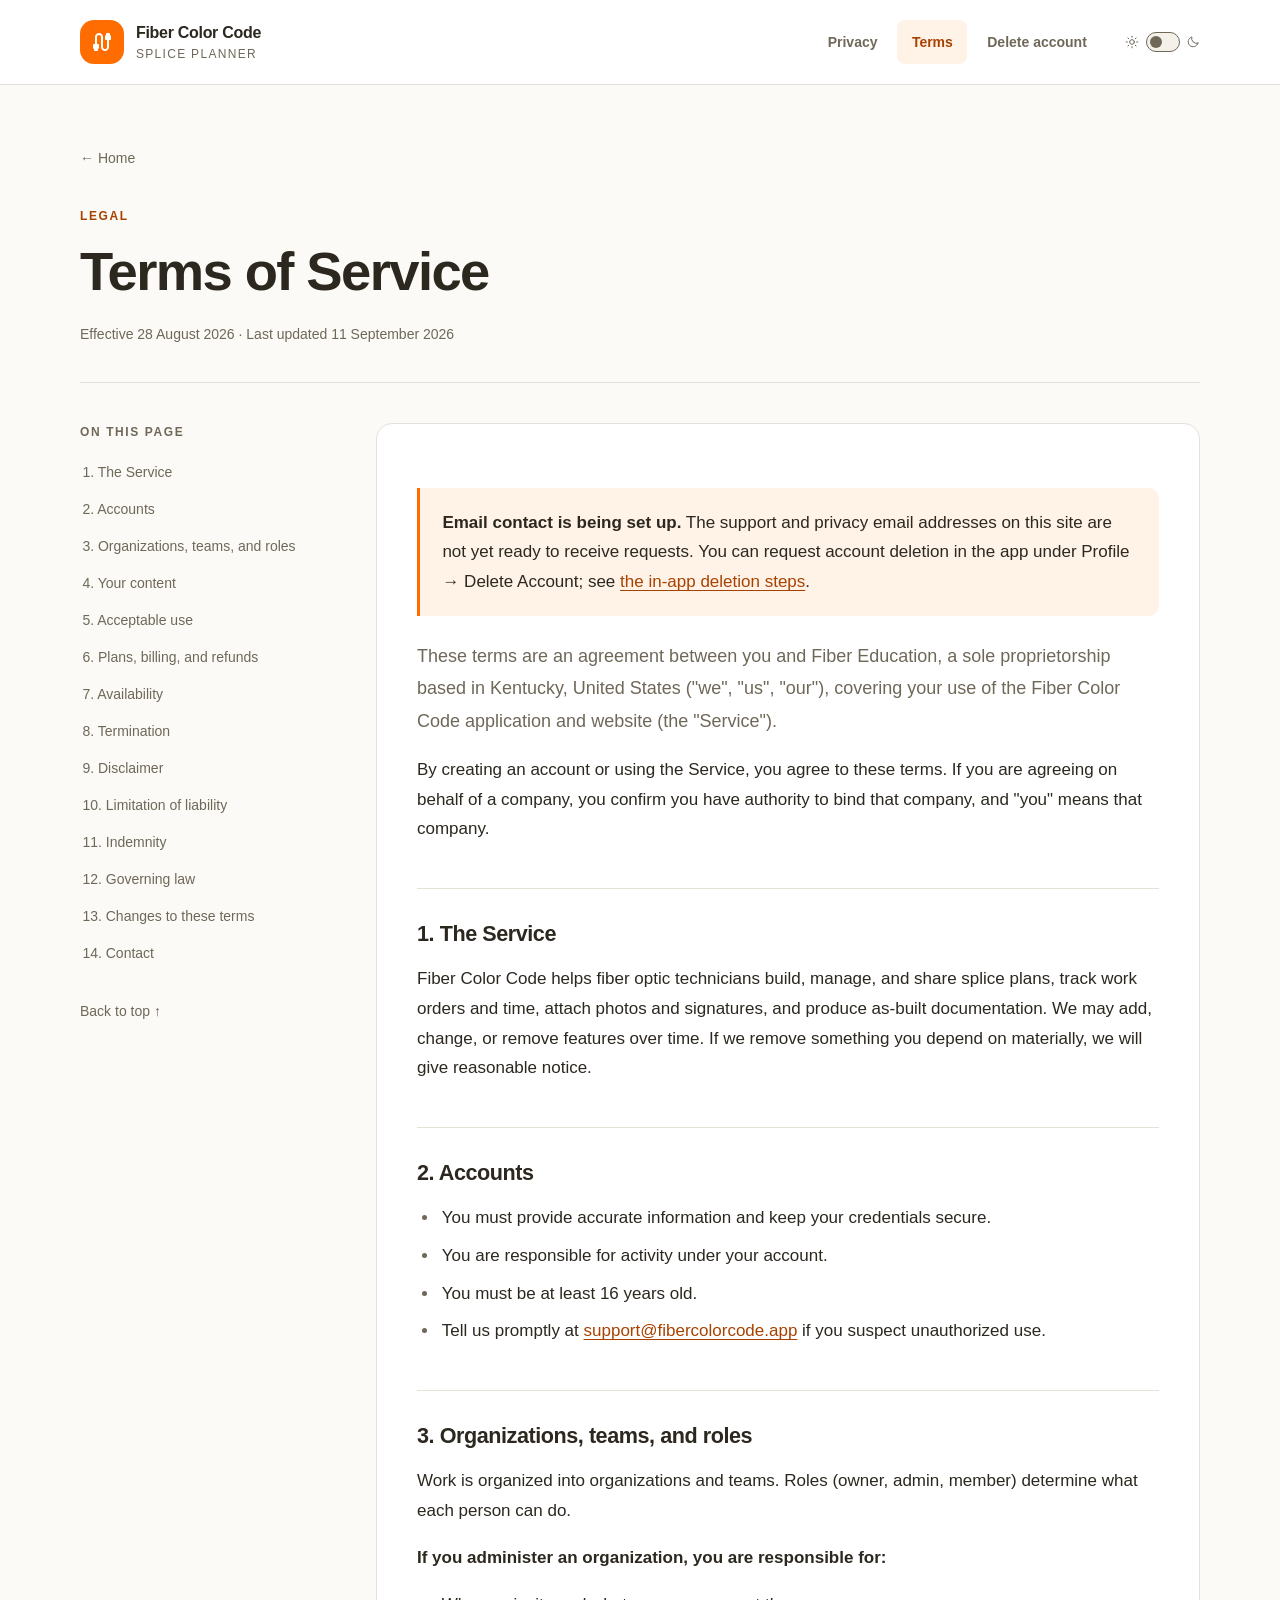
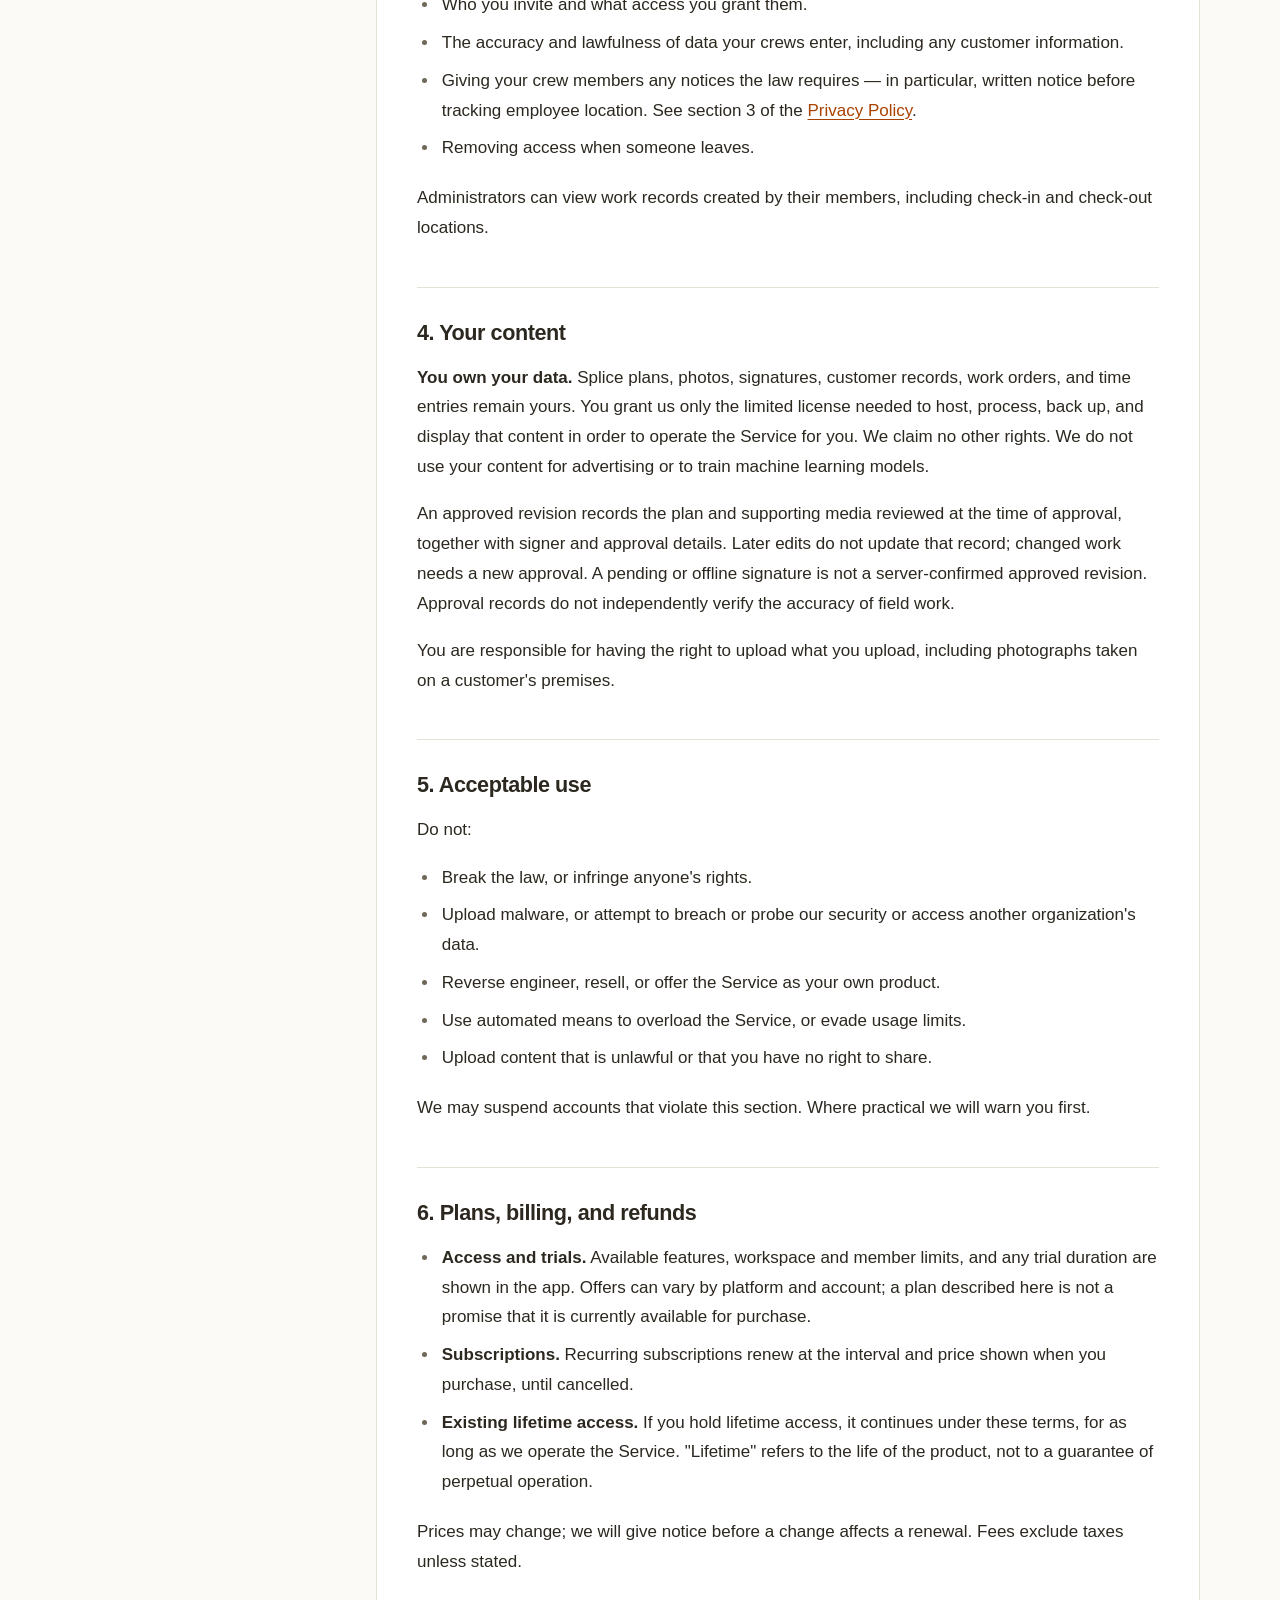
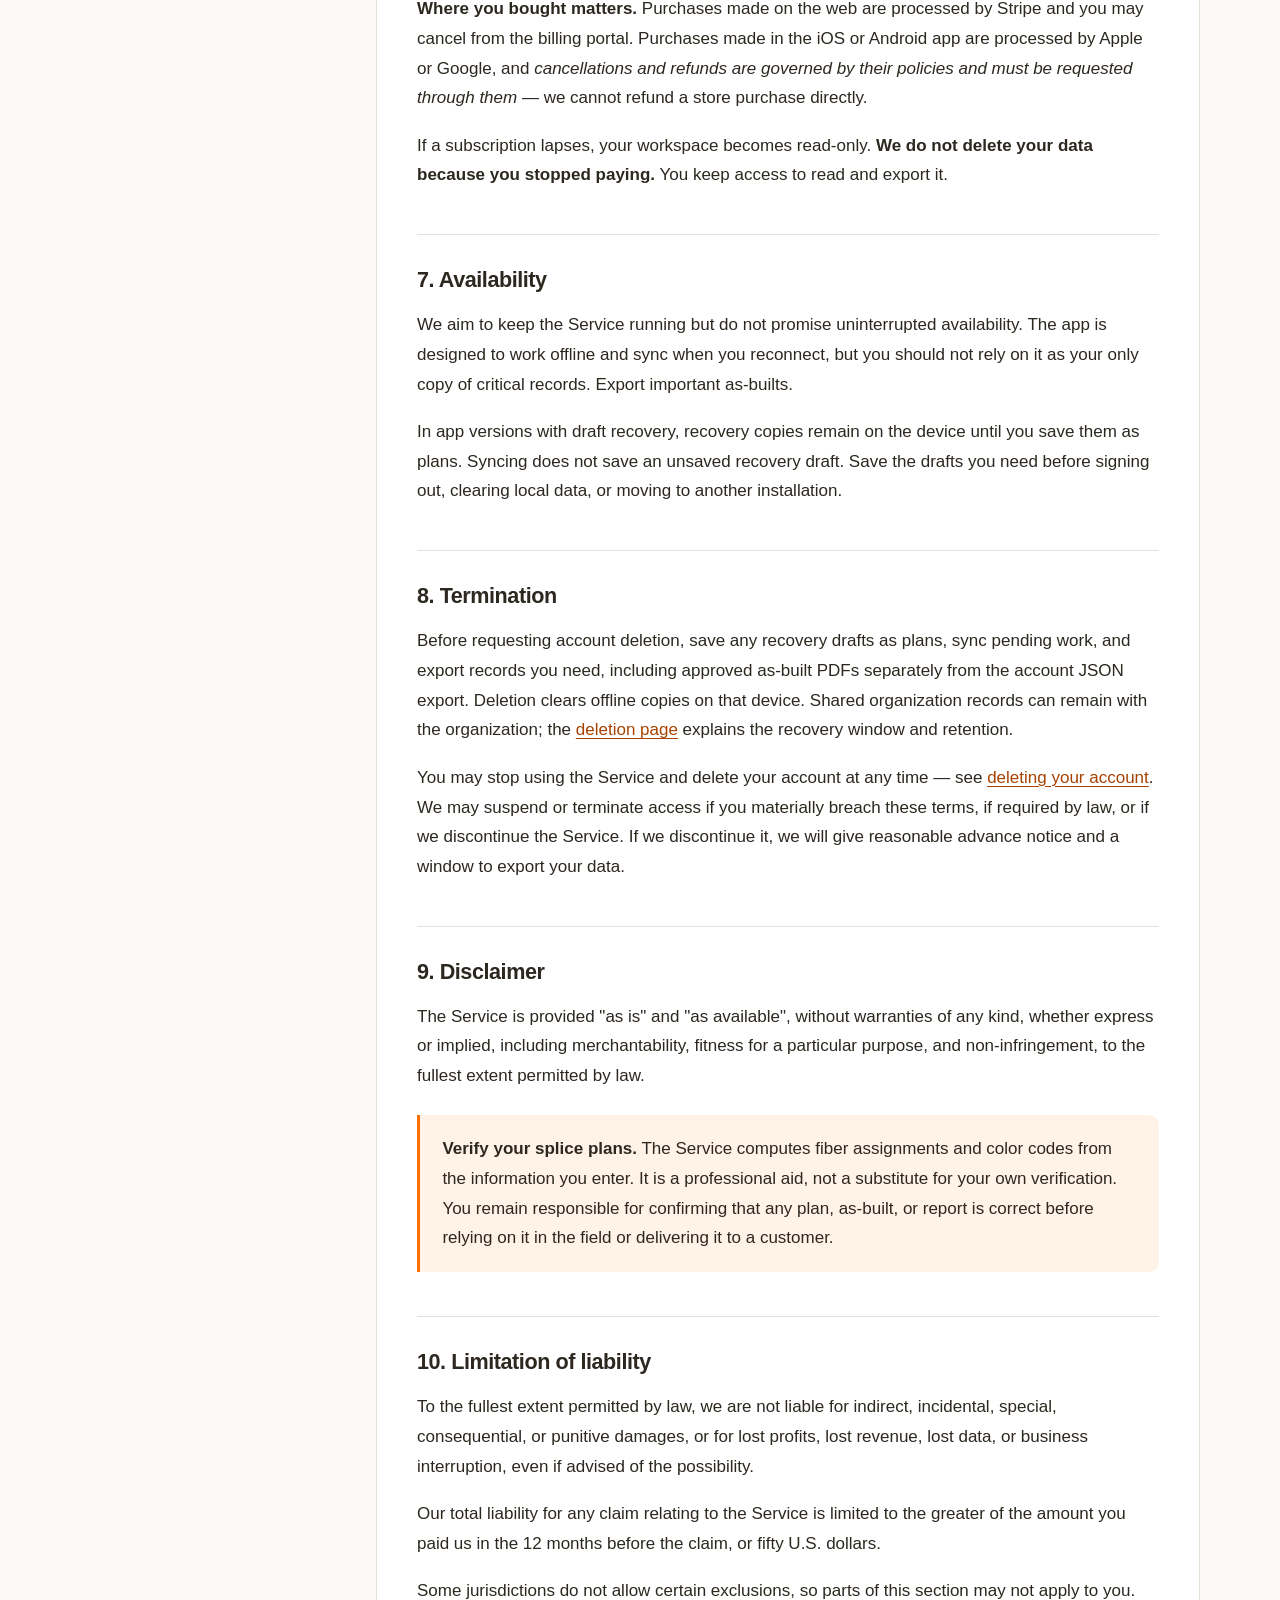
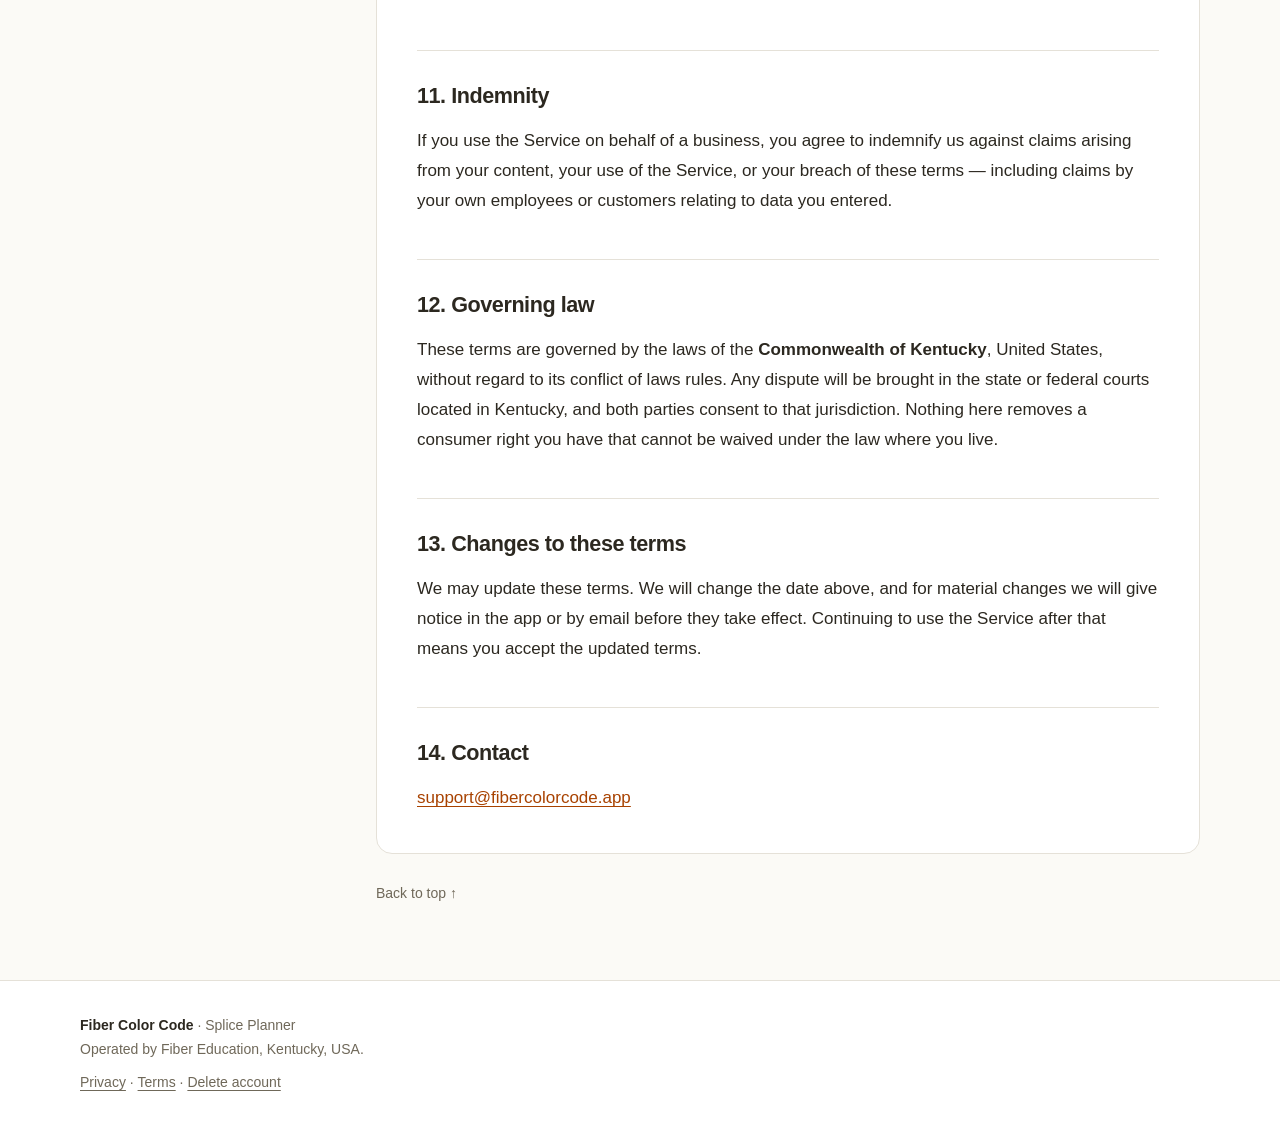
<file: terms/index.html>
<!doctype html>
<html lang="en">
<head>
<meta charset="utf-8">
<meta name="viewport" content="width=device-width, initial-scale=1">
<meta name="color-scheme" content="light dark">
<link rel="icon" href="/favicon.ico?v=e5d580421880" sizes="16x16 32x32 48x48">
<link rel="icon" href="/favicon.svg?v=b155efc8fcce" type="image/svg+xml" sizes="any">
<title>Terms of Service — Fiber Color Code</title>
<meta name="description" content="The terms governing use of the Fiber Color Code app.">
<script src="/theme.js?v=9949fc808c79"></script>
<link rel="stylesheet" href="/style.css?v=eed533dd60e6">
</head>
<body>
<a class="skip" href="#main">Skip to content</a>
<header class="site"><div class="wrap">
  <a class="brand" href="/">
    <span class="tile" aria-hidden="true"><svg viewBox="0 -960 960 960"><path d="M200-120q-17 0-28.5-11.5T160-160v-40q-11-11-25.5-17.5T120-240v-120q0-17 11.5-28.5T160-400h40v-280q0-66 47-113t113-47q66 0 113 47t47 113v400q0 33 23.5 56.5T600-200q33 0 56.5-23.5T680-280v-280h-40q-17 0-28.5-11.5T600-600v-120q0-16 14.5-22.5T640-760v-40q0-17 11.5-28.5T680-840h80q17 0 28.5 11.5T800-800v40q11 11 25.5 17.5T840-720v120q0 17-11.5 28.5T800-560h-40v280q0 66-47 113t-113 47q-66 0-113-47t-47-113v-400q0-33-23.5-56.5T360-760q-33 0-56.5 23.5T280-680v280h40q17 0 28.5 11.5T360-360v120q0 16-14.5 22.5T320-200v40q0 17-11.5 28.5T280-120h-80Z"/></svg></span>
    <span class="words">
      <span class="name">Fiber Color Code</span>
      <span class="tag">SPLICE PLANNER</span>
    </span>
  </a>
  <nav aria-label="Legal documents">
    <a href="/privacy/">Privacy</a>
    <a href="/terms/" aria-current="page">Terms</a>
    <a href="/delete-account/">Delete account</a>
  </nav>
  <label class="theme-toggle" hidden>
    <svg viewBox="0 0 24 24" aria-hidden="true"><circle cx="12" cy="12" r="4"/><path d="M12 2v2m0 16v2M2 12h2m16 0h2M5 5l1.4 1.4m11.2 11.2L19 19M5 19l1.4-1.4M17.6 6.4 19 5"/></svg>
    <input type="checkbox" role="switch" aria-label="Dark mode" data-theme-toggle>
    <svg viewBox="0 0 24 24" aria-hidden="true"><path d="M20.5 14a8.5 8.5 0 0 1-10.5-10.5A8.5 8.5 0 1 0 20.5 14Z"/></svg>
  </label>
</div></header>

<main class="wrap document" id="main" tabindex="-1">
  <header class="document-header">
    <a class="back-link" href="/">&larr; Home</a>

  <p class="eyebrow">Legal</p>
  <h1 id="document-title">Terms of Service</h1>
  <p class="updated">Effective 28 August 2026 &middot; Last updated 11 September 2026</p>

  </header>
  <aside class="toc-desktop">
    <nav class="toc" aria-label="On this page">
      <p class="toc-label">On this page</p>
      <ul>
        <li><a href="#the-service">1. The Service</a></li>
        <li><a href="#accounts">2. Accounts</a></li>
        <li><a href="#organizations-teams-and-roles">3. Organizations, teams, and roles</a></li>
        <li><a href="#your-content">4. Your content</a></li>
        <li><a href="#acceptable-use">5. Acceptable use</a></li>
        <li><a href="#plans-billing-and-refunds">6. Plans, billing, and refunds</a></li>
        <li><a href="#availability">7. Availability</a></li>
        <li><a href="#termination">8. Termination</a></li>
        <li><a href="#disclaimer">9. Disclaimer</a></li>
        <li><a href="#limitation-of-liability">10. Limitation of liability</a></li>
        <li><a href="#indemnity">11. Indemnity</a></li>
        <li><a href="#governing-law">12. Governing law</a></li>
        <li><a href="#changes-to-these-terms">13. Changes to these terms</a></li>
        <li><a href="#contact">14. Contact</a></li>
      </ul>
      <a class="back-top" href="#main">Back to top &uarr;</a>
    </nav>
  </aside>
  <div class="document-body">
    <details class="toc-mobile">
      <summary>On this page <span>14 sections</span></summary>
      <nav class="toc" aria-label="On this page"><ul>
        <li><a href="#the-service">1. The Service</a></li>
        <li><a href="#accounts">2. Accounts</a></li>
        <li><a href="#organizations-teams-and-roles">3. Organizations, teams, and roles</a></li>
        <li><a href="#your-content">4. Your content</a></li>
        <li><a href="#acceptable-use">5. Acceptable use</a></li>
        <li><a href="#plans-billing-and-refunds">6. Plans, billing, and refunds</a></li>
        <li><a href="#availability">7. Availability</a></li>
        <li><a href="#termination">8. Termination</a></li>
        <li><a href="#disclaimer">9. Disclaimer</a></li>
        <li><a href="#limitation-of-liability">10. Limitation of liability</a></li>
        <li><a href="#indemnity">11. Indemnity</a></li>
        <li><a href="#governing-law">12. Governing law</a></li>
        <li><a href="#changes-to-these-terms">13. Changes to these terms</a></li>
        <li><a href="#contact">14. Contact</a></li>
      </ul></nav>
    </details>
    <article aria-labelledby="document-title">
  <!-- #Claude — Remove after support and privacy mailbox delivery is verified. -->
  <div class="note">
    <p><strong>Email contact is being set up.</strong> The support and privacy email
    addresses on this site are not yet ready to receive requests. You can request account
    deletion in the app under Profile &rarr; Delete Account; see
    <a href="/delete-account/#option-1-delete-it-in-the-app">the in-app deletion steps</a>.</p>
  </div>
  <p class="lede">These terms are an agreement between you and Fiber Education, a sole
  proprietorship based in Kentucky, United States ("we", "us", "our"), covering your use of the
  Fiber Color Code application and website (the "Service").</p>

  <p>By creating an account or using the Service, you agree to these terms. If you are agreeing
  on behalf of a company, you confirm you have authority to bind that company, and "you" means
  that company.</p>

  <h2 id="the-service" tabindex="-1">1. The Service</h2>
  <p>Fiber Color Code helps fiber optic technicians build, manage, and share splice plans, track
  work orders and time, attach photos and signatures, and produce as-built documentation. We may
  add, change, or remove features over time. If we remove something you depend on materially, we
  will give reasonable notice.</p>

  <h2 id="accounts" tabindex="-1">2. Accounts</h2>
  <ul>
    <li>You must provide accurate information and keep your credentials secure.</li>
    <li>You are responsible for activity under your account.</li>
    <li>You must be at least 16 years old.</li>
    <li>Tell us promptly at <a href="mailto:support@fibercolorcode.app">support@fibercolorcode.app</a>
    if you suspect unauthorized use.</li>
  </ul>

  <h2 id="organizations-teams-and-roles" tabindex="-1">3. Organizations, teams, and roles</h2>
  <p>Work is organized into organizations and teams. Roles (owner, admin, member) determine what
  each person can do.</p>
  <p><strong>If you administer an organization, you are responsible for:</strong></p>
  <ul>
    <li>Who you invite and what access you grant them.</li>
    <li>The accuracy and lawfulness of data your crews enter, including any customer
    information.</li>
    <li>Giving your crew members any notices the law requires &mdash; in particular, written
    notice before tracking employee location. See section 3 of the
    <a href="/privacy/">Privacy Policy</a>.</li>
    <li>Removing access when someone leaves.</li>
  </ul>
  <p>Administrators can view work records created by their members, including check-in and
  check-out locations.</p>

  <h2 id="your-content" tabindex="-1">4. Your content</h2>
  <p><strong>You own your data.</strong> Splice plans, photos, signatures, customer records,
  work orders, and time entries remain yours. You grant us only the limited license needed to
  host, process, back up, and display that content in order to operate the Service for you. We
  claim no other rights. We do not use your content for advertising or to train machine learning
  models.</p>
  <p>An approved revision records the plan and supporting media reviewed at the time of
  approval, together with signer and approval details. Later edits do not update that record;
  changed work needs a new approval. A pending or offline signature is not a server-confirmed
  approved revision. Approval records do not independently verify the accuracy of field work.</p>
  <p>You are responsible for having the right to upload what you upload, including photographs
  taken on a customer's premises.</p>

  <h2 id="acceptable-use" tabindex="-1">5. Acceptable use</h2>
  <p>Do not:</p>
  <ul>
    <li>Break the law, or infringe anyone's rights.</li>
    <li>Upload malware, or attempt to breach or probe our security or access another
    organization's data.</li>
    <li>Reverse engineer, resell, or offer the Service as your own product.</li>
    <li>Use automated means to overload the Service, or evade usage limits.</li>
    <li>Upload content that is unlawful or that you have no right to share.</li>
  </ul>
  <p>We may suspend accounts that violate this section. Where practical we will warn you first.</p>

  <h2 id="plans-billing-and-refunds" tabindex="-1">6. Plans, billing, and refunds</h2>
  <!-- #Claude — Describe available offers without advertising unreleased plans. -->
  <ul>
    <li><strong>Access and trials.</strong> Available features, workspace and member limits,
    and any trial duration are shown in the app. Offers can vary by platform and account;
    a plan described here is not a promise that it is currently available for purchase.</li>
    <li><strong>Subscriptions.</strong> Recurring subscriptions renew at the interval and
    price shown when you purchase, until cancelled.</li>
    <li><strong>Existing lifetime access.</strong> If you hold lifetime access, it continues under these terms,
    for as long as we operate the Service. "Lifetime" refers to the life of the product, not to a
    guarantee of perpetual operation.</li>
  </ul>
  <p>Prices may change; we will give notice before a change affects a renewal. Fees exclude taxes
  unless stated.</p>
  <p><strong>Where you bought matters.</strong> Purchases made on the web are processed by Stripe
  and you may cancel from the billing portal. Purchases made in the iOS or Android app are
  processed by Apple or Google, and <em>cancellations and refunds are governed by their policies
  and must be requested through them</em> &mdash; we cannot refund a store purchase directly.</p>
  <p>If a subscription lapses, your workspace becomes read-only. <strong>We do not delete your
  data because you stopped paying.</strong> You keep access to read and export it.</p>

  <h2 id="availability" tabindex="-1">7. Availability</h2>
  <p>We aim to keep the Service running but do not promise uninterrupted availability. The app is
  designed to work offline and sync when you reconnect, but you should not rely on it as your only
  copy of critical records. Export important as-builts.</p>
  <p>In app versions with draft recovery, recovery copies remain on the device until you save
  them as plans. Syncing does not save an unsaved recovery draft. Save the drafts you need
  before signing out, clearing local data, or moving to another installation.</p>

  <h2 id="termination" tabindex="-1">8. Termination</h2>
  <p>Before requesting account deletion, save any recovery drafts as plans, sync pending work,
  and export records you need, including approved as-built PDFs separately from the account
  JSON export.
  Deletion clears offline copies on that device. Shared organization records can remain
  with the organization; the <a href="/delete-account/">deletion page</a> explains the
  recovery window and retention.</p>
  <p>You may stop using the Service and delete your account at any time &mdash; see
  <a href="/delete-account/">deleting your account</a>. We may suspend or terminate access if you
  materially breach these terms, if required by law, or if we discontinue the Service. If we
  discontinue it, we will give reasonable advance notice and a window to export your data.</p>

  <h2 id="disclaimer" tabindex="-1">9. Disclaimer</h2>
  <p>The Service is provided "as is" and "as available", without warranties of any kind, whether
  express or implied, including merchantability, fitness for a particular purpose, and
  non-infringement, to the fullest extent permitted by law.</p>
  <div class="note">
    <p><strong>Verify your splice plans.</strong> The Service computes fiber assignments and color
    codes from the information you enter. It is a professional aid, not a substitute for your own
    verification. You remain responsible for confirming that any plan, as-built, or report is
    correct before relying on it in the field or delivering it to a customer.</p>
  </div>

  <h2 id="limitation-of-liability" tabindex="-1">10. Limitation of liability</h2>
  <p>To the fullest extent permitted by law, we are not liable for indirect, incidental, special,
  consequential, or punitive damages, or for lost profits, lost revenue, lost data, or business
  interruption, even if advised of the possibility.</p>
  <p>Our total liability for any claim relating to the Service is limited to the greater of the
  amount you paid us in the 12 months before the claim, or fifty U.S. dollars.</p>
  <p>Some jurisdictions do not allow certain exclusions, so parts of this section may not apply
  to you.</p>

  <h2 id="indemnity" tabindex="-1">11. Indemnity</h2>
  <p>If you use the Service on behalf of a business, you agree to indemnify us against claims
  arising from your content, your use of the Service, or your breach of these terms &mdash;
  including claims by your own employees or customers relating to data you entered.</p>

  <h2 id="governing-law" tabindex="-1">12. Governing law</h2>
  <p>These terms are governed by the laws of the <strong>Commonwealth of Kentucky</strong>, United
  States, without regard to its conflict of laws rules. Any dispute will be brought in the state
  or federal courts located in Kentucky, and both parties consent to that jurisdiction. Nothing
  here removes a consumer right you have that cannot be waived under the law where you live.</p>

  <h2 id="changes-to-these-terms" tabindex="-1">13. Changes to these terms</h2>
  <p>We may update these terms. We will change the date above, and for material changes we will
  give notice in the app or by email before they take effect. Continuing to use the Service after
  that means you accept the updated terms.</p>

  <h2 id="contact" tabindex="-1">14. Contact</h2>
  <p><a href="mailto:support@fibercolorcode.app">support@fibercolorcode.app</a></p>
    </article>
    <a class="back-top document-end" href="#main">Back to top &uarr;</a>
  </div>
</main>

<footer class="site"><div class="wrap">
  <p><strong>Fiber Color Code</strong> &middot; Splice Planner<br>
  Operated by Fiber Education, Kentucky, USA.<br>
  <a href="/privacy/">Privacy</a> &middot; <a href="/terms/">Terms</a> &middot;
  <a href="/delete-account/">Delete account</a></p>
</div></footer>
</body>
</html>
</file>
<file: style.css>
/* Shared styles for the product site and legal pages. */
:root {
  color-scheme: light;
  --bg: #fbfaf6;
  --surface1: #fff;
  --surface2: #f4f1eb;
  --stroke: #e5e1d8;
  --text: #2c2820;
  --textDim: #6f6859;
  --accent: #ff6d01;
  --accentText: #a84200;
  --accentSoft: #fff2e7;
}
@media (prefers-color-scheme: dark) {
  :root:not([data-theme="light"]) {
    color-scheme: dark;
    --bg: #1a1814;
    --surface1: #211f1a;
    --surface2: #28251f;
    --stroke: #494338;
    --text: #f7f4ef;
    --textDim: #beb5a8;
    --accentText: #ff9c59;
    --accentSoft: #35271c;
  }
}
:root[data-theme="dark"] {
  color-scheme: dark;
  --bg: #1a1814;
  --surface1: #211f1a;
  --surface2: #28251f;
  --stroke: #494338;
  --text: #f7f4ef;
  --textDim: #beb5a8;
  --accentText: #ff9c59;
  --accentSoft: #35271c;
}
* { box-sizing: border-box; }
html { -webkit-text-size-adjust: 100%; scroll-padding-top: 2rem; }
body {
  margin: 0;
  background: var(--bg);
  color: var(--text);
  font-family: -apple-system, BlinkMacSystemFont, "Segoe UI", Roboto, "Helvetica Neue", Arial, sans-serif;
  font-size: 17px;
  line-height: 1.75;
  overflow-wrap: anywhere;
}
a { color: var(--accentText); text-underline-offset: .2em; text-decoration-thickness: 1px; }
a:hover { text-decoration-thickness: 2px; }
.wrap { max-width: 74rem; margin: 0 auto; padding: 3.5rem 2rem 4rem; }
header.site { background: var(--surface1); border-bottom: 1px solid var(--stroke); }
header.site .wrap { padding-top: 1.25rem; padding-bottom: 1.25rem; display: flex; align-items: center; justify-content: space-between; gap: 1.5rem; }
.brand { display: inline-flex; align-items: center; gap: 12px; text-decoration: none; }
.brand .tile { width: 44px; height: 44px; flex: none; border-radius: 14px; background: var(--accent); display: grid; place-items: center; }
.brand .tile svg { width: 24px; height: 24px; fill: white; }
.brand .words { display: flex; flex-direction: column; gap: 5px; }
.brand .name { font-size: 16px; line-height: 1.2; font-weight: 750; letter-spacing: -.3px; color: var(--text); }
.brand .tag { font-size: 12px; letter-spacing: 1.3px; line-height: 1.2; color: var(--textDim); }
header.site nav { margin-left: auto; display: flex; gap: .35rem; flex-wrap: wrap; }
header.site nav a { padding: .6rem .9rem; font-size: 14px; font-weight: 600; color: var(--textDim); text-decoration: none; border-radius: 8px; }
header.site nav a:hover { background: var(--surface2); color: var(--text); }
header.site nav a[aria-current="page"] { background: var(--accentSoft); color: var(--accentText); }
.theme-toggle { flex-shrink: 0; display: flex; align-items: center; gap: .4rem; min-height: 44px; color: var(--textDim); cursor: pointer; }
.theme-toggle[hidden] { display: none; }
.theme-toggle svg { width: 14px; height: 14px; fill: none; stroke: currentColor; stroke-width: 1.7; stroke-linecap: round; stroke-linejoin: round; }
.theme-toggle input { appearance: none; position: relative; width: 34px; height: 20px; margin: 0; border: 1px solid var(--textDim); border-radius: 20px; background: var(--surface2); cursor: pointer; }
.theme-toggle input::before { content: ""; position: absolute; width: 12px; height: 12px; top: 3px; left: 3px; border-radius: 50%; background: var(--textDim); }
.theme-toggle input:checked::before { transform: translateX(14px); }
@media (prefers-reduced-motion: no-preference) {
  .theme-toggle input::before { transition: transform 150ms ease; }
}
h1, h2, h3 { line-height: 1.25; text-wrap: balance; }
h1 { font-size: clamp(2.2rem, 4.5vw, 3.4rem); margin: 0 0 1rem; letter-spacing: -1.6px; font-weight: 750; }
h2 { font-size: 1.35rem; margin: 2.75rem 0 1rem; letter-spacing: -.45px; }
h3 { font-size: 1.06rem; margin: 1.8rem 0 .65rem; letter-spacing: -.15px; }
p { margin: 0 0 1.1rem; }
.eyebrow, .section-label, .toc-label { font-size: 12px; line-height: 1.5; letter-spacing: 1.6px; text-transform: uppercase; font-weight: 700; }
.eyebrow { color: var(--accentText); margin-bottom: .8rem; }
.updated { color: var(--textDim); font-size: 14px; margin: 0; }
.lede { font-size: 18px; color: var(--textDim); line-height: 1.8; }
.back-link { display: inline-block; font-size: 14px; text-decoration: none; color: var(--textDim); margin-bottom: 2rem; padding: .3rem 0; }
.back-link:hover, .back-top:hover { color: var(--accentText); text-decoration: underline; }
.document { display: grid; grid-template-columns: 15rem minmax(0, 1fr); column-gap: 3.5rem; row-gap: 2.5rem; align-items: start; }
.document-header { grid-column: 1 / -1; padding-bottom: 2.25rem; border-bottom: 1px solid var(--stroke); }
.toc-desktop { position: sticky; top: 1.5rem; max-height: calc(100dvh - 3rem); overflow-y: auto; padding: .4rem; margin: -.4rem; }
.toc-label { color: var(--textDim); margin-bottom: .8rem; }
.toc ul { list-style: none; padding: 0; margin: 0; }
.toc li { margin: 0; }
.toc li a { display: block; padding: .5rem .7rem; margin-left: -.7rem; color: var(--textDim); font-size: 14px; line-height: 1.5; text-decoration: none; border-radius: 6px; }
.toc li a:hover { color: var(--accentText); background: var(--accentSoft); }
.back-top { display: inline-block; padding: .65rem 0; margin-top: 1rem; font-size: 14px; color: var(--textDim); text-decoration: none; }
.toc-mobile { display: none; }
.document-body { min-width: 0; }
article { padding: 2.5rem; background: var(--surface1); border: 1px solid var(--stroke); border-radius: 16px; }
article > :last-child { margin-bottom: 0; }
article h2 { border-top: 1px solid var(--stroke); padding-top: 2rem; scroll-margin-top: 2rem; }
article h2:target { color: var(--accentText); }
ul, ol { padding-left: 1.4rem; margin: .8rem 0 1.25rem; }
li { margin: .5rem 0; padding-left: .15rem; }
li::marker { color: var(--textDim); }
.note { background: var(--accentSoft); border-left: 3px solid var(--accent); border-radius: 0 10px 10px 0; padding: 1.2rem 1.4rem; margin: 1.5rem 0; }
.note p:last-child, .card p:last-child { margin-bottom: 0; }
.card { padding: 1.4rem; margin: 1rem 0; border: 1px solid var(--stroke); border-radius: 12px; background: var(--surface1); }
.card h3 { margin-top: 0; }
.card ul:last-child { margin-bottom: 0; }
.scroll { overflow-x: auto; margin: 1.5rem 0; border: 1px solid var(--stroke); border-radius: 10px; }
table { width: 100%; border-collapse: collapse; font-size: 15px; line-height: 1.6; }
th, td { text-align: left; padding: .9rem 1rem; vertical-align: top; border-bottom: 1px solid var(--stroke); }
th { background: var(--surface2); font-size: 14px; font-weight: 650; }
tbody tr:last-child td { border-bottom: 0; }
tbody tr:nth-child(even) { background: var(--bg); }
code { background: var(--surface2); border-radius: 5px; padding: .15em .35em; font-size: .9em; }
.home { padding-top: 4.5rem; }
.home > .lede { margin-bottom: 3rem; }
.section-label { margin: 0 0 1rem; color: var(--textDim); }
.document-cards { display: grid; grid-template-columns: repeat(3, minmax(0, 1fr)); gap: 1rem; }
.document-cards .card { position: relative; margin: 0; padding: 2rem 1.5rem 3.75rem; border-top: 3px solid var(--accent); }
.document-cards .card::after { content: "↗"; position: absolute; bottom: 1.2rem; right: 1.5rem; color: var(--accentText); font-size: 24px; pointer-events: none; }
.document-cards h3 { font-size: 1.2rem; }
.document-cards h3 a { text-decoration: none; color: var(--text); }
.document-cards h3 a::after { content: ""; position: absolute; inset: 0; border-radius: 12px; }
.document-cards .card:hover { background: var(--accentSoft); border-color: var(--accentText); }
.document-cards .card:focus-within { outline: 2px solid var(--accentText); outline-offset: 3px; }
.document-cards p { font-size: 16px; color: var(--textDim); }
.contact-panel { display: flex; justify-content: space-between; align-items: center; gap: 2rem; margin-top: 2rem; padding: 1.75rem 2rem; border: 1px solid var(--stroke); border-radius: 12px; }
.contact-panel h2, .contact-panel p { margin: 0; }
.contact-panel .eyebrow { margin-bottom: .4rem; }
.contact-panel > p { font-size: 15px; }
.about-app { max-width: 44rem; margin-top: 3.5rem; }
.about-app p { color: var(--textDim); font-size: 16px; }
footer.site { background: var(--surface1); border-top: 1px solid var(--stroke); color: var(--textDim); font-size: 14px; }
footer.site .wrap { padding-top: 2rem; padding-bottom: 2rem; }
footer.site p { margin: 0; }
footer.site strong { color: var(--text); }
footer.site a { display: inline-block; padding: .5rem 0; color: var(--textDim); }
a:focus-visible, summary:focus-visible, .scroll:focus-visible { outline: 2px solid var(--accentText); outline-offset: 4px; border-radius: 4px; }
.skip { position: absolute; left: -9999px; top: 0; z-index: 10; padding: .7rem 1rem; background: var(--surface1); border: 2px solid var(--accentText); }
.skip:focus { left: 0; }
main:focus { outline: none; }
@media (max-width: 960px) {
  .document { column-gap: 2rem; grid-template-columns: 12rem minmax(0, 1fr); }
  article { padding: 1.75rem; }
  .document-cards { gap: .75rem; }
  .document-cards .card { padding: 1.5rem 1.25rem 3.5rem; }
}
@media (max-width: 900px) {
  .wrap { padding: 2rem 1.25rem 3rem; }
  header.site .wrap { flex-wrap: wrap; gap: 1rem; padding-top: 1rem; padding-bottom: .75rem; }
  .theme-toggle { margin-left: auto; }
  header.site nav { order: 3; width: 100%; gap: .25rem; }
  header.site nav a { flex: 1 1 auto; white-space: nowrap; text-align: center; padding: .65rem .4rem; }
  .document { display: block; }
  .document-header { padding-bottom: 1.75rem; margin-bottom: 1.5rem; }
  .back-link { margin-bottom: 1.25rem; }
  h1 { letter-spacing: -1px; }
  .toc-desktop { display: none; }
  .toc-mobile { display: block; margin-bottom: 1.5rem; border: 1px solid var(--stroke); border-radius: 10px; background: var(--surface1); }
  .toc-mobile summary { padding: 1rem; font-size: 15px; font-weight: 650; cursor: pointer; }
  .toc-mobile summary span { float: right; font-size: 14px; font-weight: 400; color: var(--textDim); }
  .toc-mobile .toc { padding: 0 1.5rem 1rem; }
  .toc li a { padding-top: .75rem; padding-bottom: .75rem; }
  article { padding: 0; border: 0; background: transparent; }
  article h2 { font-size: 1.3rem; }
  .document-cards { grid-template-columns: 1fr; gap: 1rem; }
  .document-cards .card { padding: 1.5rem 3.5rem 1.5rem 1.5rem; }
  .document-cards .card::after { top: 1.1rem; bottom: auto; right: 1.25rem; }
  .home { padding-top: 2.5rem; }
  .home > .lede { margin-bottom: 2rem; }
  .contact-panel { align-items: flex-start; flex-direction: column; gap: 1rem; padding: 1.5rem; }
  .about-app { margin-top: 2.5rem; }
  table { min-width: 32rem; }
}
@media print {
  :root, :root[data-theme] { color-scheme: light; --bg: #fff; --surface1: #fff; --surface2: #f5f5f5; --text: #000; --textDim: #333; --stroke: #ccc; --accentText: #000; --accentSoft: #f5f5f5; }
  header.site, footer.site, .skip, .toc-desktop, .toc-mobile, .back-link, .back-top { display: none; }
  body { font-size: 11pt; line-height: 1.55; }
  .wrap { max-width: none; padding: 0; }
  .document { display: block; }
  .document-header { margin-bottom: 1.5rem; padding-bottom: 1rem; }
  h1 { font-size: 26pt; }
  article { padding: 0; border: 0; }
  h2, h3 { break-after: avoid; }
  .note, tr { break-inside: avoid; }
  .scroll { overflow: visible; border: 0; }
  table { min-width: 0; font-size: 10pt; }
  a { color: #000; }
  @page { margin: 18mm; }
}

/* Product homepage — deliberately separate from legal document layouts. */
.visually-hidden { position: absolute; width: 1px; height: 1px; padding: 0; margin: -1px; overflow: hidden; clip-path: inset(50%); white-space: nowrap; border: 0; }
.product-page header.site .nav-cta { background: var(--text); color: var(--bg); margin-left: .75rem; padding-inline: 1.1rem; }
.product-hero { display: grid; grid-template-columns: 1.08fr 1fr; align-items: center; gap: 3rem; padding-top: 5rem; padding-bottom: 4.5rem; }
.hero-copy h1 { font-size: clamp(2.8rem, 4.6vw, 4.15rem); line-height: 1.08; letter-spacing: -2.5px; margin-bottom: 1.5rem; }
.hero-copy h1 span { color: var(--accentText); }
.hero-copy .eyebrow { display: flex; align-items: center; gap: .6rem; font-size: 12px; margin-bottom: 1.5rem; }
.live-dot { width: 7px; height: 7px; background: var(--accent); border-radius: 50%; }
.hero-description { font-size: 18px; line-height: 1.75; max-width: 29rem; color: var(--textDim); }
.hero-actions { display: flex; gap: .75rem; flex-wrap: wrap; margin-top: 2rem; }
.button { display: inline-flex; align-items: center; justify-content: space-between; gap: 1.5rem; padding: .85rem 1.25rem; border: 1px solid transparent; border-radius: 8px; text-decoration: none; font-size: 15px; font-weight: 650; line-height: 1.5; min-height: 50px; }
.button-primary { background: var(--accent); color: #21190f; }
.button-primary:hover { background: #ff8b36; }
.button-secondary { border-color: var(--stroke); background: var(--surface1); color: var(--text); }
.button-secondary:hover { background: var(--surface2); }
.cta-detail { font-size: 13px; color: var(--textDim); margin: .85rem 0 0; }
.capability-band { border-block: 1px solid var(--stroke); }
.capability-band .wrap { display: flex; align-items: center; gap: 2rem; padding-top: 1.5rem; padding-bottom: 1.5rem; }
.capability-band p { font-size: 12px; color: var(--textDim); margin: 0; max-width: 8rem; line-height: 1.6; }
.capability-band ul { display: flex; flex: 1; justify-content: space-between; gap: 1.25rem; padding: 0; list-style: none; margin: 0; }
.capability-band li { font-size: 14px; font-weight: 600; padding: 0; margin: 0; }
.capability-band li::before { content: "+"; color: var(--accentText); margin-right: .5rem; }
.workflow-section { padding-top: 5rem; padding-bottom: 5rem; scroll-margin-top: 1.5rem; }
.section-heading { display: flex; justify-content: space-between; align-items: end; gap: 3rem; margin-bottom: 2.75rem; }
.section-heading h2, .crew-section h2, .closing-card h2 { margin: 0; font-size: clamp(2rem, 3.6vw, 3rem); letter-spacing: -1.5px; line-height: 1.13; }
.section-heading > p { max-width: 23rem; margin: 0; font-size: 16px; color: var(--textDim); }
.workflow-grid { display: grid; grid-template-columns: repeat(3, minmax(0, 1fr)); gap: 2rem; }
.workflow-step { background: transparent; border: 0; border-radius: 0; padding: 0; }
.step-number { font-size: 11px; font-weight: 650; letter-spacing: 1.2px; color: var(--textDim); }
.step-visual { height: 140px; margin: 1rem 0 1.4rem; background: var(--surface2); border-radius: 10px; overflow: hidden; }
.workflow-step h3 { font-size: 20px; margin: 0 0 .8rem; }
.workflow-step p { font-size: 15px; color: var(--textDim); line-height: 1.8; }
.crew-section { background: #242720; color: #fbfaf6; scroll-margin-top: 0; }
.crew-layout { display: grid; grid-template-columns: 1fr 1fr; gap: 5rem; padding-top: 4.5rem; padding-bottom: 4.5rem; }
.crew-section .eyebrow { color: #ffa365; }.crew-section p { color: #c1c5b9; }
.crew-section .crew-intro { font-size: 16px; max-width: 25rem; margin-top: 1.5rem; }
.text-link { display: inline-flex; gap: 1.5rem; align-items: center; padding-block: .6rem; font-weight: 600; font-size: 15px; color: #ffa365; }
.crew-use-cases > div { display: flex; align-items: start; gap: 1.25rem; border-bottom: 1px solid #4a4e42; padding: 1.5rem 0; }
.crew-use-cases > div:first-child { padding-top: 0; }.crew-use-cases > div:last-child { border-bottom: 0; padding-bottom: 0; }
.role-index { flex: 0 0 1.25rem; white-space: nowrap; font-size: 12px; color: #ffa365; margin-top: .2rem; }
.crew-use-cases h3 { margin: 0 0 .7rem; font-size: 19px; }.crew-use-cases p { margin: 0; font-size: 15px; }
.closing-section { padding-top: 4rem; padding-bottom: 4rem; }
.closing-card { background: var(--accentSoft); border: 1px solid var(--stroke); padding: 3rem; border-radius: 14px; display: flex; justify-content: space-between; align-items: center; gap: 2rem; }
.closing-card p:last-child { color: var(--textDim); font-size: 15px; margin-top: 1.25rem; margin-bottom: 0; }
.closing-card .button { flex-shrink: 0; }
.product-footer .wrap { display: flex; justify-content: space-between; gap: 2rem; }
.product-footer p { margin: .5rem 0; font-size: 13px; }.product-footer small { font-size: 12px; }
.product-footer nav { display: grid; grid-template-columns: auto auto; column-gap: 2rem; align-content: start; }.product-footer nav a { font-size: 13px; padding: .6rem 0; min-height: 44px; }
@media (max-width: 1050px) {
  .product-hero { gap: 2rem; }.hero-copy h1 { font-size: 3.1rem; }
  .hero-actions { flex-direction: column; align-items: start; }
  .capability-band ul { flex-wrap: wrap; }.capability-band li { flex: 1 1 40%; }
}
@media (max-width: 900px) {
  .product-page header.site nav a { flex: 0 1 auto; }
  .product-page header.site nav { justify-content: space-between; gap: .5rem; }
  .product-page header.site .nav-cta { margin-left: auto; }
  .product-hero { grid-template-columns: 1fr; padding-top: 3rem; gap: 2.5rem; }
  .hero-copy { max-width: 38rem; }.hero-copy h1 { font-size: clamp(2.6rem, 7vw, 4rem); }
  .hero-actions { flex-direction: row; }
  .plan-preview { width: 100%; max-width: 35rem; justify-self: center; transform: none; }
  .section-heading { align-items: start; flex-direction: column; gap: 1.25rem; }.section-heading > p { max-width: 35rem; }
  .workflow-grid { gap: 1.25rem; }.workflow-step h3 { font-size: 18px; }
  .crew-layout { gap: 2.5rem; }.closing-card { padding: 2rem; }
}
@media (max-width: 600px) {
  .product-page header.site nav { display: grid; grid-template-columns: repeat(3, minmax(0, 1fr)); gap: .5rem; }
  .product-page header.site nav a { font-size: 14px; min-height: 44px; padding: .6rem .25rem; }
  .product-page header.site .nav-cta { grid-column: 1 / -1; margin: 0; }
  .hero-actions, .hero-actions .button { width: 100%; }
  .hero-copy h1 { letter-spacing: -1.7px; }.hero-description { font-size: 17px; }
  .hero-actions { gap: .65rem; }.button { font-size: 14px; padding: .85rem 1rem; gap: .8rem; }
  .preview-content { padding: 1rem; }.preview-heading h2 { font-size: 16px; }.preview-heading .micro-label { font-size: 9px; }
  .splice-table th, .splice-table td { padding: .6rem .4rem; }.fiber-dot { margin-right: .35rem; }
  .preview-bottom { align-items: start; }.preview-bottom > span:first-child { max-width: 12rem; }
  .capability-band .wrap { display: block; padding-block: 1.5rem; }.capability-band p { max-width: none; margin-bottom: 1rem; }.capability-band ul { display: grid; grid-template-columns: 1fr 1fr; gap: .75rem; }.capability-band li { font-size: 12px; }
  .workflow-section { padding-block: 3rem; }.workflow-grid { grid-template-columns: 1fr; gap: 2rem; }.step-visual { height: 135px; }.workflow-step h3 { font-size: 21px; }
  .crew-layout { grid-template-columns: 1fr; padding-block: 3rem; gap: 2.5rem; }.crew-section h2 br:nth-child(2) { display: none; }
  .closing-section { padding-block: 2.5rem; }.closing-card { padding: 1.5rem; flex-direction: column; align-items: start; }.closing-card h2 { font-size: 2.2rem; }
  .product-footer .wrap { flex-direction: column; gap: 1.5rem; }.product-footer nav { grid-template-columns: 1fr 1fr; gap: .5rem 1rem; }
}
@media print {
  .product-hero, .workflow-grid, .crew-layout { display: block; }.plan-preview { max-width: 30rem; transform: none; }
  .hero-actions, .closing-section { display: none; }.crew-section { background: white; color: black; }.crew-section p { color: #333; }
}

/* Captured production app screens; framing never changes the screenshot pixels. */
.app-showcase { margin: 0; min-width: 0; }
.app-screens { position: relative; aspect-ratio: .72; max-width: 28rem; margin-inline: auto; }
.app-screen { display: block; position: absolute; width: 61%; border: 5px solid #2c2820; border-radius: 18px; overflow: hidden; background: #fbfaf6; box-shadow: 0 15px 35px #2c28201f; }
/* Keep the rear screenshot visible when reached with the keyboard. */
.app-screen:focus-visible { z-index: 3; }
.app-screen img { display: block; width: 100%; height: auto; }
.screen-editor { right: 0; top: 5%; z-index: 2; }
.screen-results { left: 0; top: 0; width: 55%; }
.app-showcase figcaption { margin-top: 1rem; text-align: center; font-size: 12px; line-height: 1.6; color: var(--textDim); }
.screenshot-detail { display: block; margin: 1rem 0 1.4rem; overflow: hidden; border: 1px solid var(--stroke); border-radius: 10px; background: #fbfaf6; }
.screenshot-detail img { display: block; width: 100%; height: auto; }
.screenshot-detail:hover { border-color: var(--accentText); }
@media (max-width: 900px) {
  .app-showcase { width: 100%; max-width: 33rem; justify-self: center; }
  .app-screen { border-width: 4px; }
}
@media (max-width: 600px) {
  .app-screens { aspect-ratio: .72; }
  .app-screen { border-radius: 12px; border-width: 3px; }
  .app-showcase figcaption { max-width: 20rem; margin-inline: auto; }
}
@media print {
  .app-showcase { max-width: 25rem; }
  .screenshot-detail { break-inside: avoid; }
}

/* Screenshot viewer with a discreet, accessible close control. */
html.image-viewer-open, .image-viewer-open body { overflow: hidden; }
#image-viewer { position: fixed; inset: 0; width: 100%; height: 100dvh; max-width: none; max-height: none; margin: 0; padding: 0; border: 0; background: #15120d; color: #fff; }
#image-viewer[open] { display: flex; flex-direction: column; }
#image-viewer::backdrop { background: #15120d; }
.image-viewer-close { position: absolute; top: max(.35rem, env(safe-area-inset-top)); right: max(.35rem, env(safe-area-inset-right)); z-index: 1; display: grid; place-items: center; width: 44px; height: 44px; padding: 0; border: 0; border-radius: 50%; background: transparent; color: #ffffffb3; font-size: 28px; line-height: 1; }
.image-viewer-close:hover, .image-viewer-close:focus-visible { color: #fff; }
.image-viewer-stage { display: flex; align-items: center; justify-content: center; flex: 1; min-height: 0; padding: calc(3.25rem + env(safe-area-inset-top)) 1rem max(1rem, env(safe-area-inset-bottom)); }
.image-viewer-stage img { display: block; width: auto; height: auto; max-width: 100%; max-height: 100%; object-fit: contain; }

/* Contact dialog */
button, input, textarea { font: inherit; }
button { cursor: pointer; }
button:focus-visible, input:focus-visible, textarea:focus-visible, #contact-status:focus-visible { outline: 2px solid var(--accentText); outline-offset: 4px; }

header.site nav button[data-contact] { border: 0; border-radius: 8px; font-size: 14px; font-weight: 600; }
button.text-link { background: transparent; border: 0; color: #ffa365; text-decoration: underline; text-underline-offset: .2em; }
.product-footer button[data-contact] { background: transparent; border: 0; padding: .6rem 0; min-height: 44px; text-align: left; color: var(--textDim); font-size: 14px; text-decoration: underline; text-underline-offset: .2em; }
.contact-open { overflow: hidden; }
#contact-dialog { position: fixed; width: min(600px, calc(100% - 2rem)); max-height: calc(100dvh - 2rem); margin: auto; padding: 2rem; border: 1px solid var(--stroke); border-radius: 18px; background: var(--surface1); color: var(--text); box-shadow: 0 24px 90px #0004; overflow-y: auto; }
#contact-dialog::backdrop { background: #15120dcc; backdrop-filter: blur(4px); }
#contact-dialog h2 { margin: 0 2rem .75rem 0; font-size: clamp(1.6rem, 4vw, 2rem); letter-spacing: -.7px; }
#contact-description, #contact-success p { color: var(--textDim); font-size: 15px; line-height: 1.6; }
.dialog-close { position: absolute; top: .6rem; right: .6rem; width: 44px; height: 44px; padding: 0; border: 0; border-radius: 50%; background: transparent; color: var(--textDim); font-size: 28px; line-height: 1; }
.dialog-close:hover { background: var(--surface2); }
.contact-fields { display: grid; grid-template-columns: 1fr 1fr; gap: 1rem; }
#contact-form label { display: block; font-size: 14px; font-weight: 600; line-height: 1.5; }
#contact-form .optional { color: var(--textDim); font-weight: 400; }
#contact-form input, #contact-form textarea { display: block; width: 100%; margin-top: .4rem; padding: .65rem .8rem; border: 1px solid var(--stroke); border-radius: 8px; background: var(--bg); color: var(--text); font-size: 16px; line-height: 1.5; }
#contact-form textarea { resize: vertical; min-height: 110px; }
.contact-message { margin-top: 1rem; }
.contact-privacy { margin: 1rem 0; color: var(--textDim); font-size: 12px; line-height: 1.6; }
.contact-submit { width: 100%; }
#contact-status { font-size: 14px; line-height: 1.6; padding: .75rem; border-radius: 8px; background: var(--accentSoft); }
.contact-trap { position: absolute; width: 1px; height: 1px; overflow: hidden; clip-path: inset(50%); }
#contact-dialog [hidden] { display: none; }
#contact-dialog :disabled { cursor: wait; opacity: .65; }
@media (max-width: 520px) {
  #contact-dialog { padding: 1.4rem; }
  .contact-fields { grid-template-columns: 1fr; gap: .8rem; }
  header.site nav button[data-contact] { font-size: 12px; }
}
</file>
